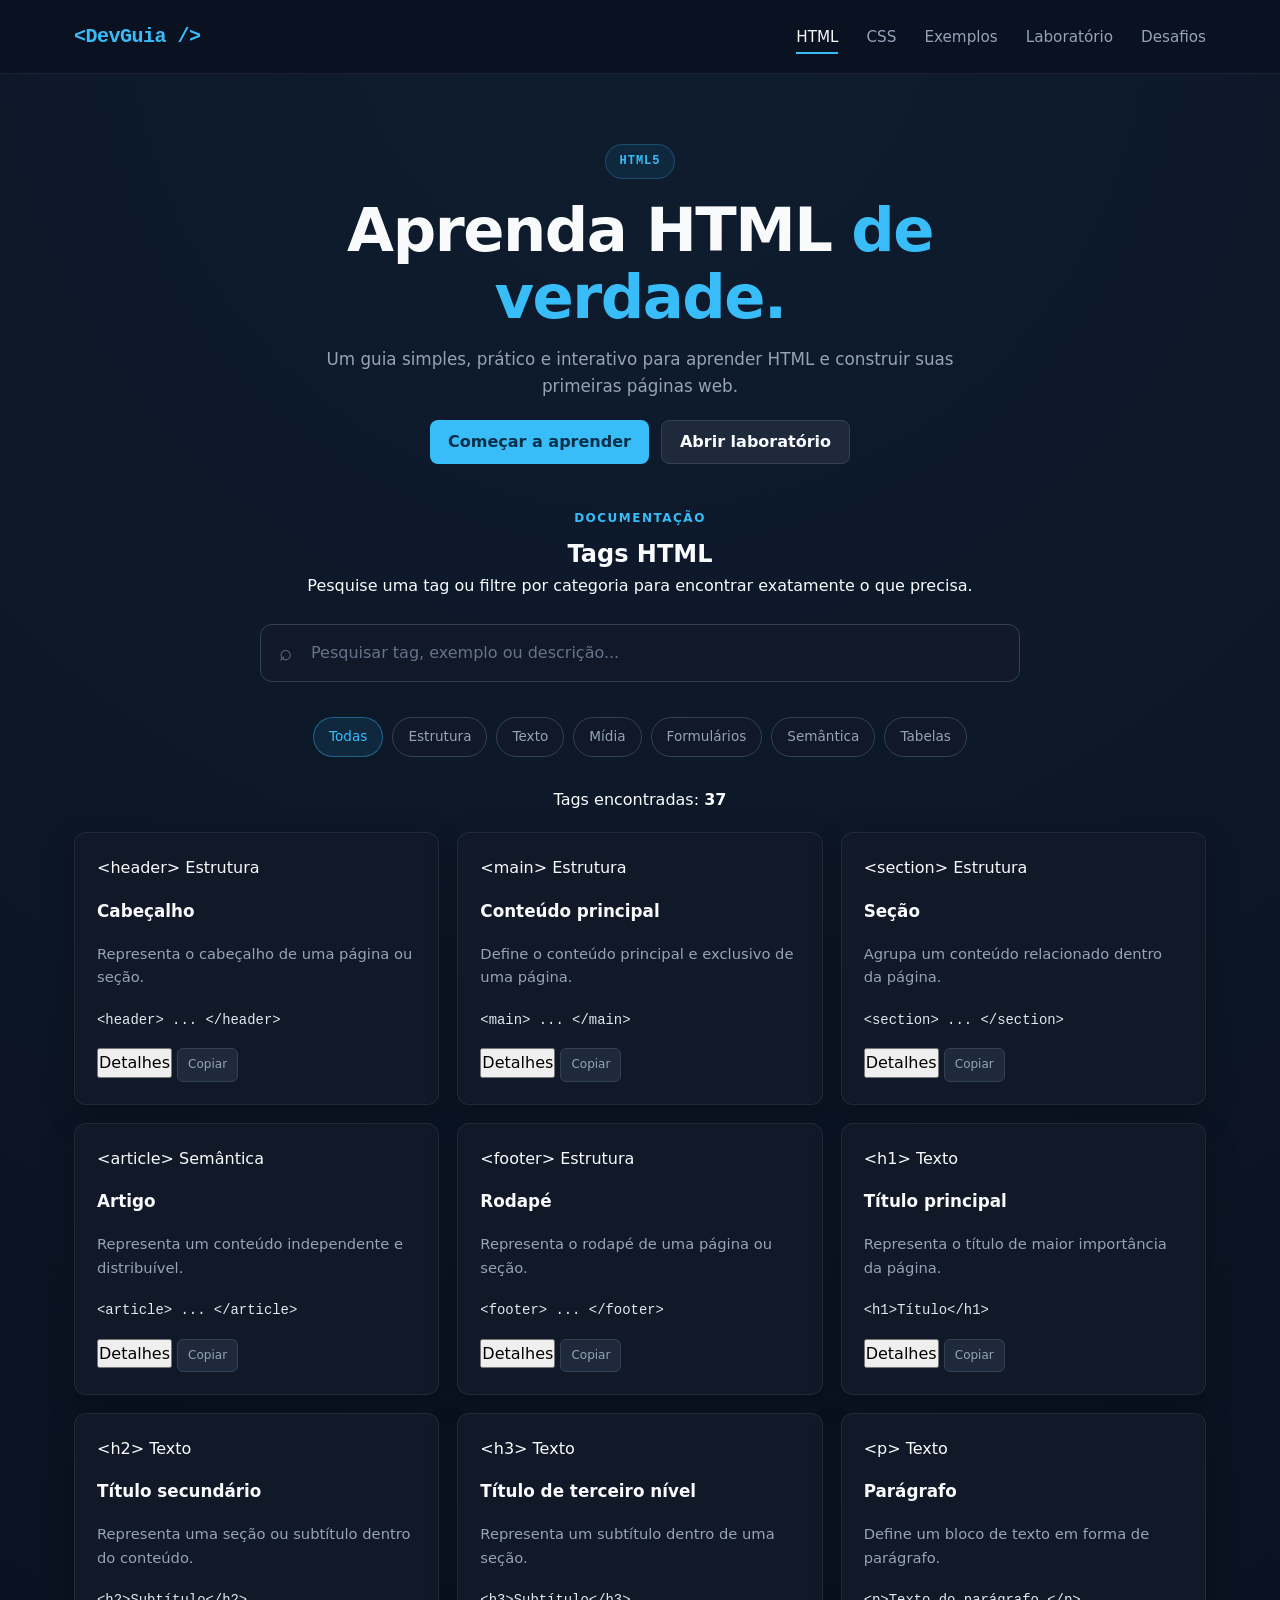
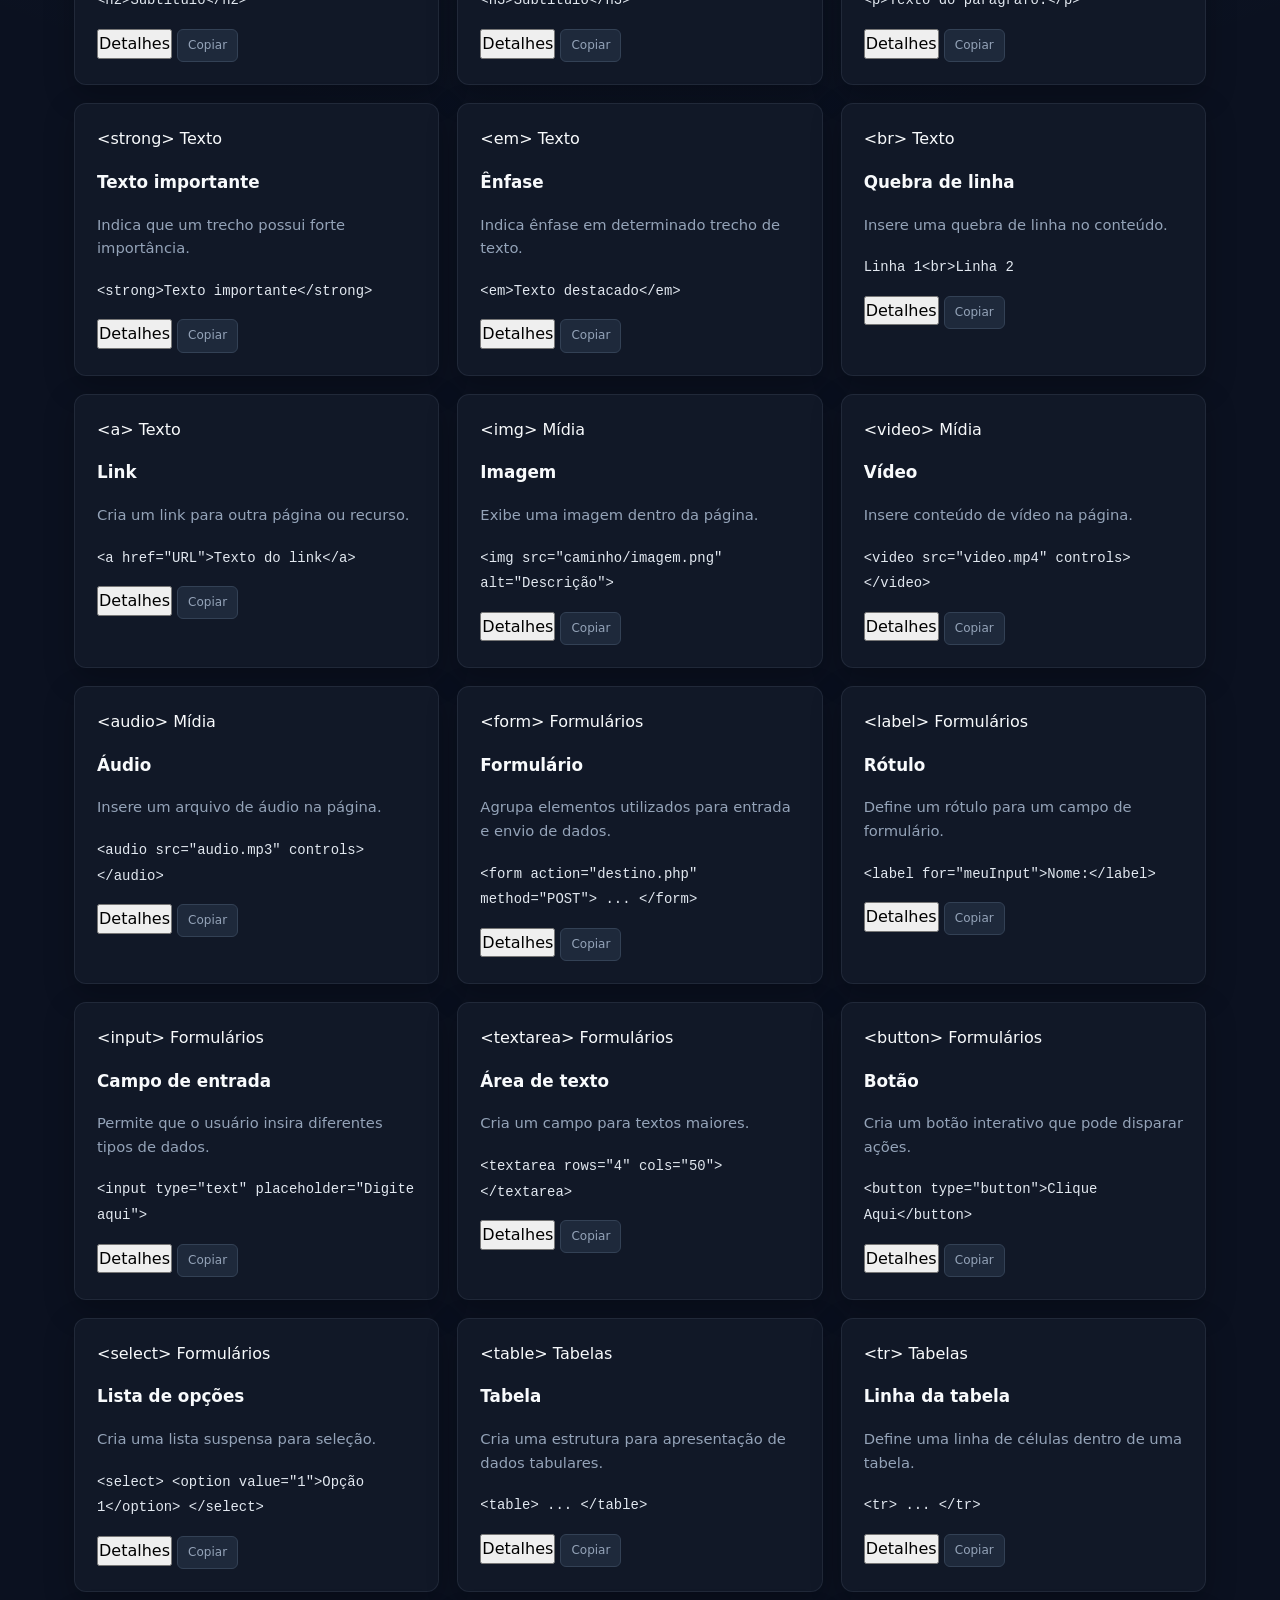
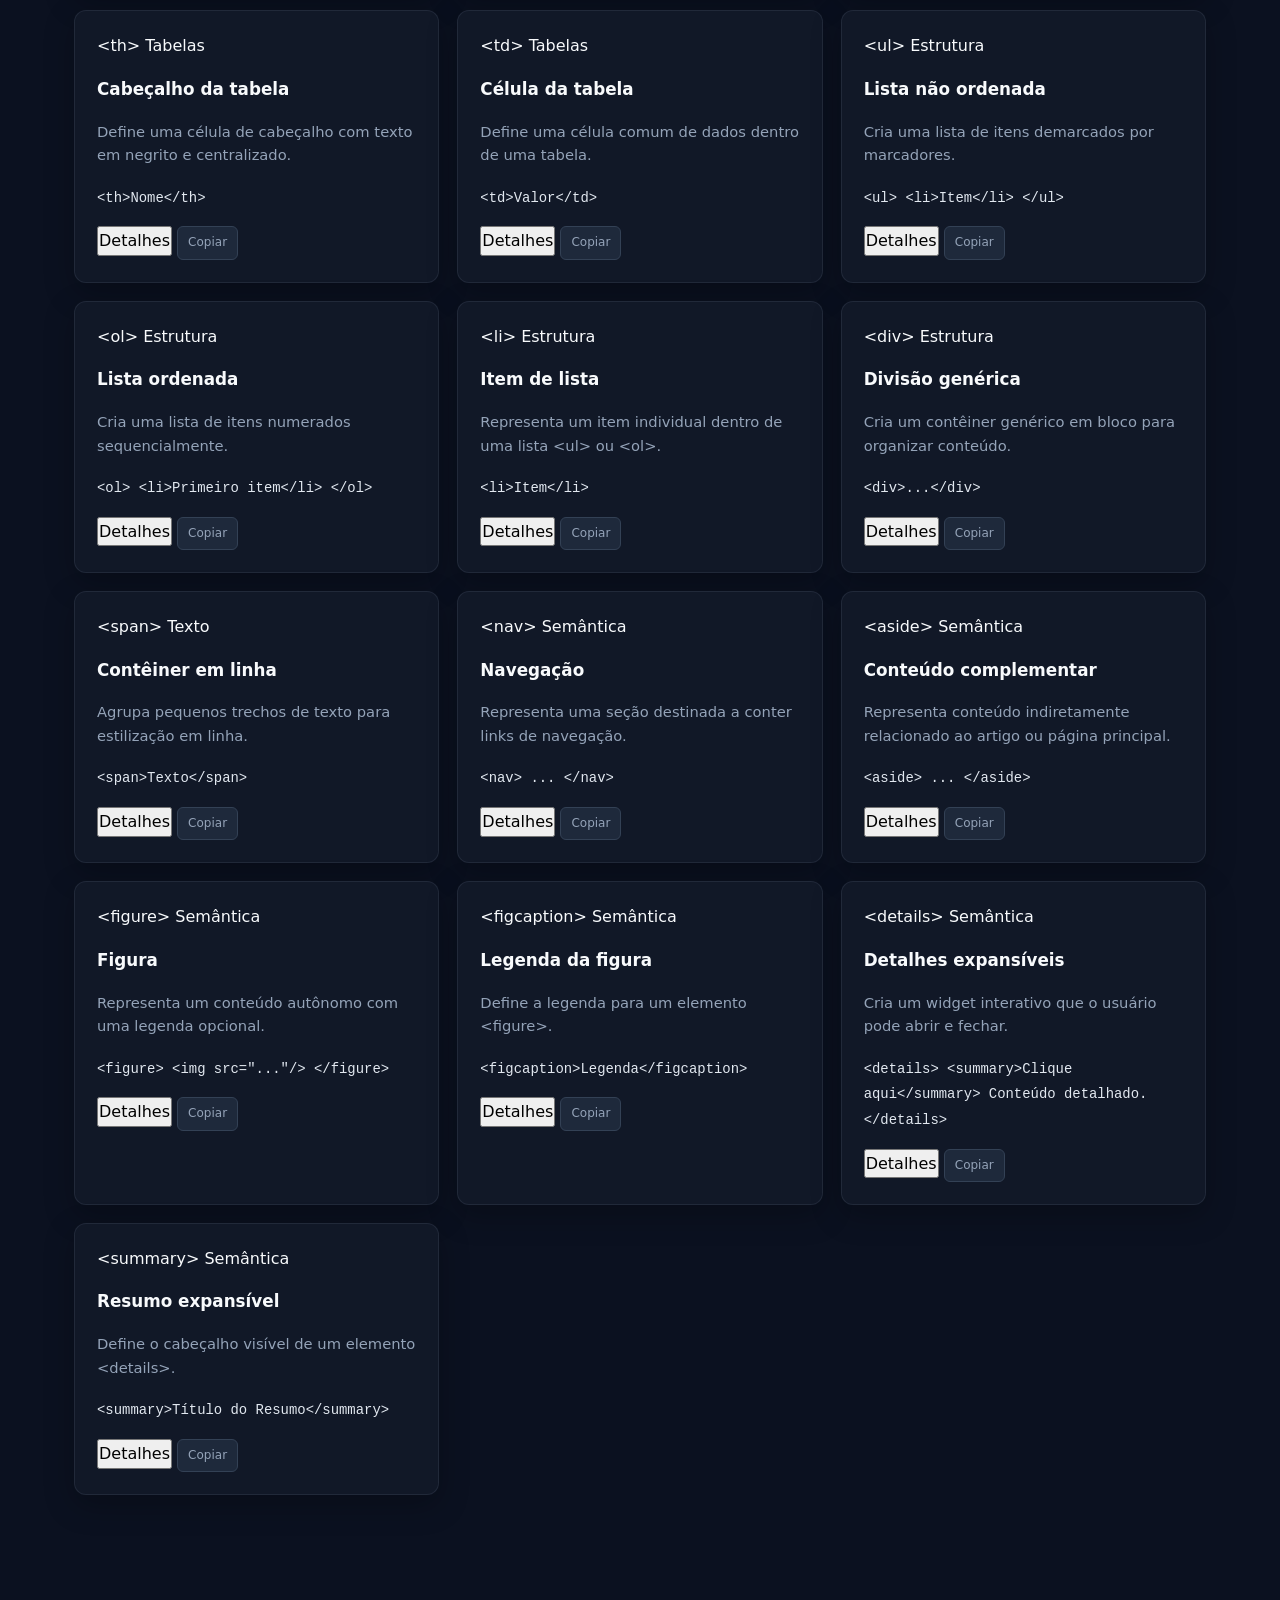
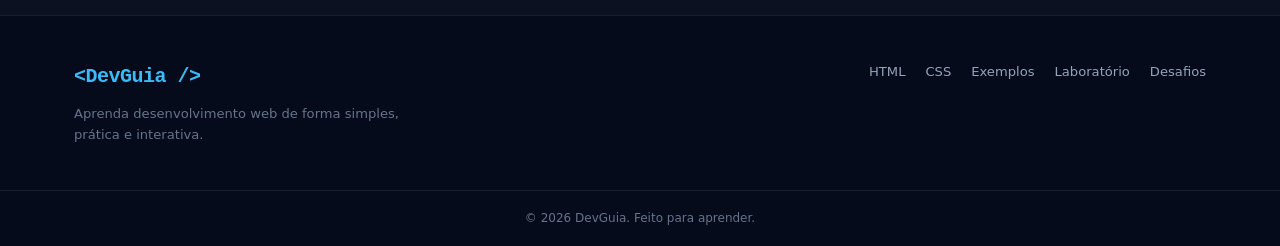
<file: index.html>
<!DOCTYPE html>
<html lang="pt-BR">
<head>
    <meta charset="UTF-8">
    <meta name="viewport" content="width=device-width, initial-scale=1.0">
    <meta name="description" content="DevGuia - Guia prático e interativo para aprender HTML e desenvolvimento web.">
    <meta name="theme-color" content="#0b1120">
    <title>DevGuia | Aprenda Desenvolvimento Web</title>
    <link rel="stylesheet" href="css/style.css">
</head>
<body>

    <!-- CABEÇALHO -->
    <header class="header">
        <nav class="navbar">
            <a href="index.html" class="logo" aria-label="DevGuia - Página inicial">
                &lt;DevGuia /&gt;
            </a>

            <button type="button" id="menuToggle" class="menu-button" aria-label="Abrir menu" aria-expanded="false" aria-controls="mainNav">
                ☰
            </button>

            <ul id="mainNav" class="nav-links" aria-label="Navegação principal">
                <li><a href="index.html" class="active">HTML</a></li>
                <li><a href="css.html">CSS</a></li>
                <li><a href="exemplos.html">Exemplos</a></li>
                <li><a href="laboratorio.html">Laboratório</a></li>
                <li><a href="desafios.html">Desafios</a></li>
            </ul>
        </nav>
    </header>

    <!-- CONTEÚDO PRINCIPAL -->
    <main>
        <!-- HERO -->
        <section class="hero">
            <div class="hero-content">
                <span class="hero-badge">HTML5</span>
                <h1>Aprenda HTML <span>de verdade.</span></h1>
                <p>Um guia simples, prático e interativo para aprender HTML e construir suas primeiras páginas web.</p>
                <div class="hero-actions" style="margin-top: 20px; display: flex; gap: 12px; justify-content: center;">
                    <a href="#html-tags" class="primary-button">Começar a aprender</a>
                    <a href="laboratorio.html" class="secondary-button">Abrir laboratório</a>
                </div>
            </div>
        </section>

        <!-- BUSCA E TAGS -->
        <section id="html-tags" class="content-section">
            <div class="section-heading" style="text-align: center; margin-bottom: 25px;">
                <span class="section-label">DOCUMENTAÇÃO</span>
                <h2>Tags HTML</h2>
                <p>Pesquise uma tag ou filtre por categoria para encontrar exatamente o que precisa.</p>
            </div>

            <div class="search-container">
                <div class="search-box">
                    <input type="search" id="searchInput" placeholder="Pesquisar tag, exemplo ou descrição..." autocomplete="off">
                </div>
            </div>

            <!-- FILTROS -->
            <div id="categoryFilters" class="category-filters" role="group" aria-label="Filtrar tags HTML">
                <button type="button" class="category-button active" data-category="todos">Todas</button>
                <button type="button" class="category-button" data-category="estrutura">Estrutura</button>
                <button type="button" class="category-button" data-category="texto">Texto</button>
                <button type="button" class="category-button" data-category="midia">Mídia</button>
                <button type="button" class="category-button" data-category="formularios">Formulários</button>
                <button type="button" class="category-button" data-category="semantica">Semântica</button>
                <button type="button" class="category-button" data-category="tabelas">Tabelas</button>
            </div>

            <div class="results-info" style="text-align: center; margin-bottom: 20px;">
                <span>Tags encontradas: </span>
                <strong data-results-count>0</strong>
            </div>

            <!-- CONTAINER DE TAGS -->
            <div id="htmlTagsContainer" class="grid">
                <div class="loading-message"><span>Carregando tags...</span></div>
            </div>

            <div id="noResults" class="no-results" hidden>
                <h3>Nenhuma tag encontrada</h3>
                <p>Tente pesquisar outro termo ou escolher uma categoria diferente.</p>
            </div>
        </section>
    </main>

    <!-- FOOTER -->
    <footer class="footer">
        <div class="footer-content">
            <div>
                <a href="index.html" class="logo">&lt;DevGuia /&gt;</a>
                <p>Aprenda desenvolvimento web de forma simples, prática e interativa.</p>
            </div>
            <div class="footer-links">
                <a href="index.html">HTML</a>
                <a href="css.html">CSS</a>
                <a href="exemplos.html">Exemplos</a>
                <a href="laboratorio.html">Laboratório</a>
                <a href="desafios.html">Desafios</a>
            </div>
        </div>
        <div class="footer-bottom">
            <p>© <span data-current-year>2026</span> DevGuia. Feito para aprender.</p>
        </div>
    </footer>

    <script src="./js/html-tags.js"></script>
    <script src="./js/script.js"></script>
</body>
</html>
</file>
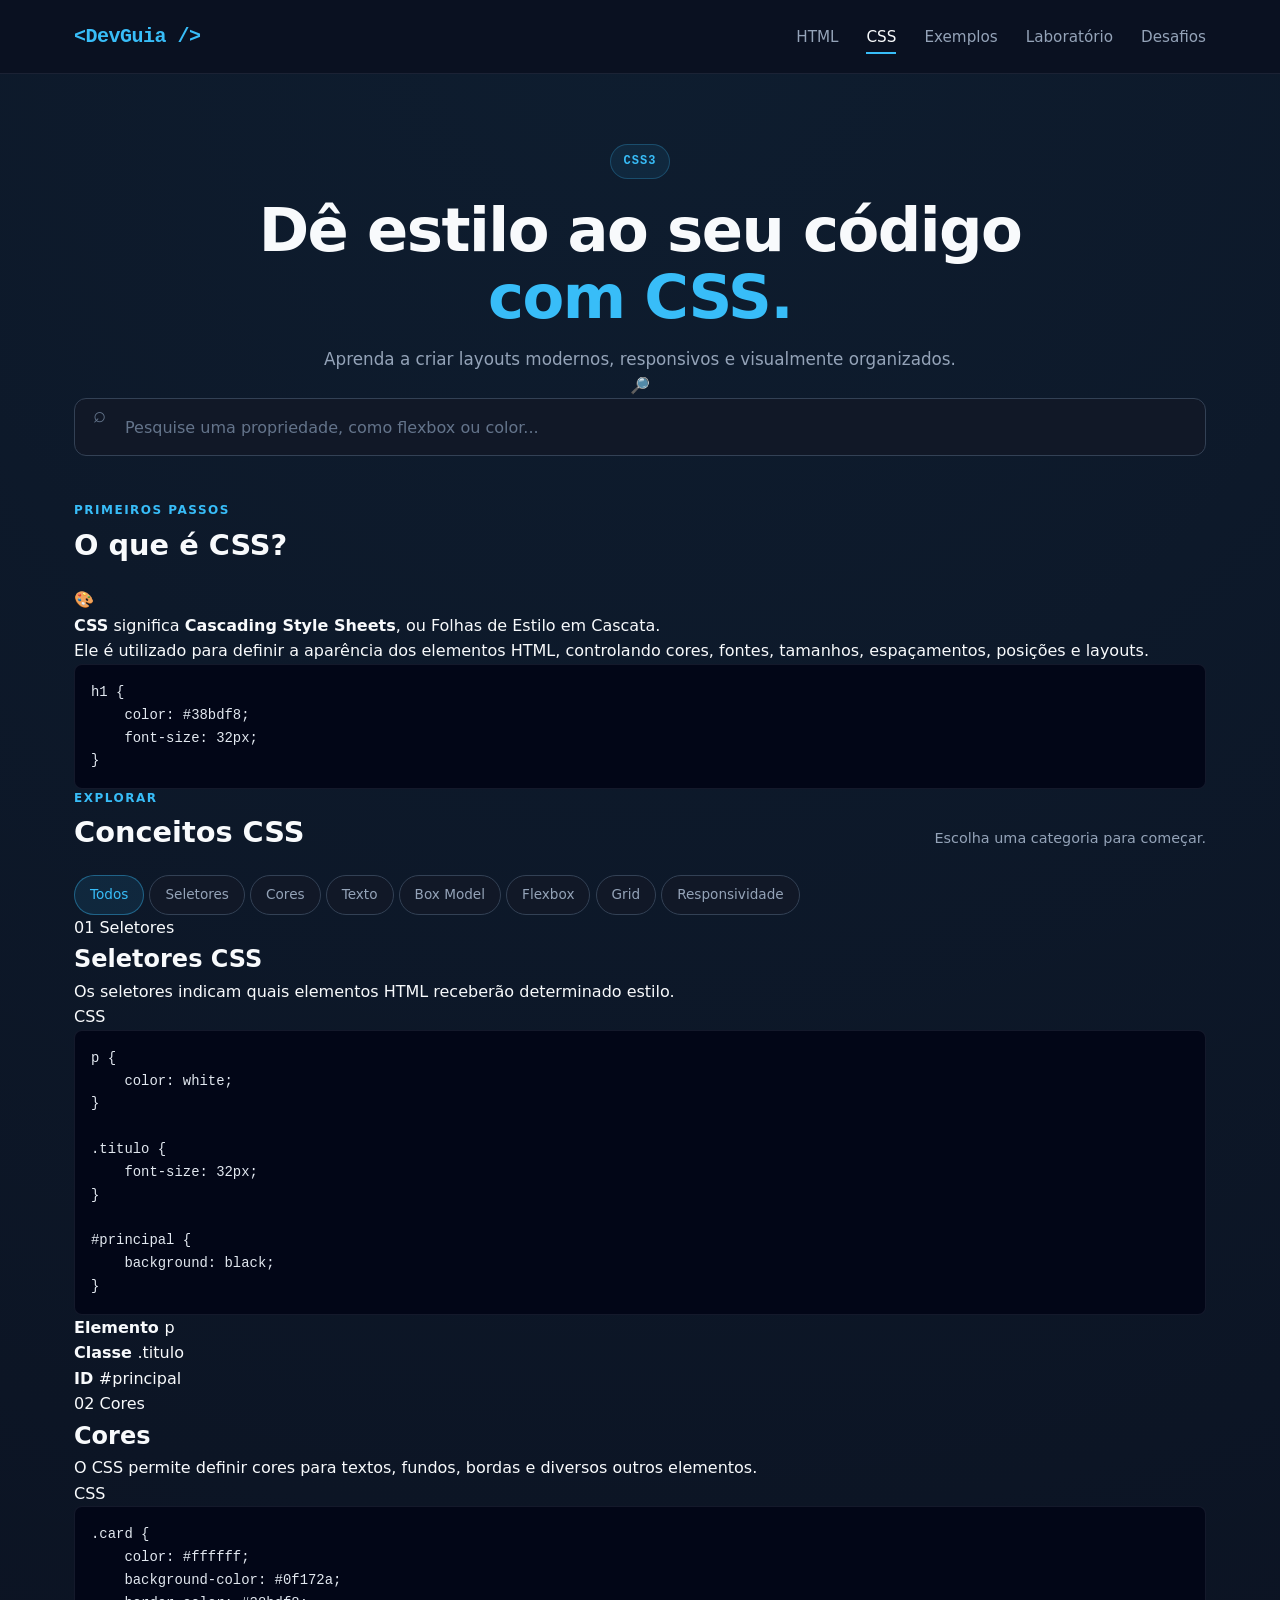
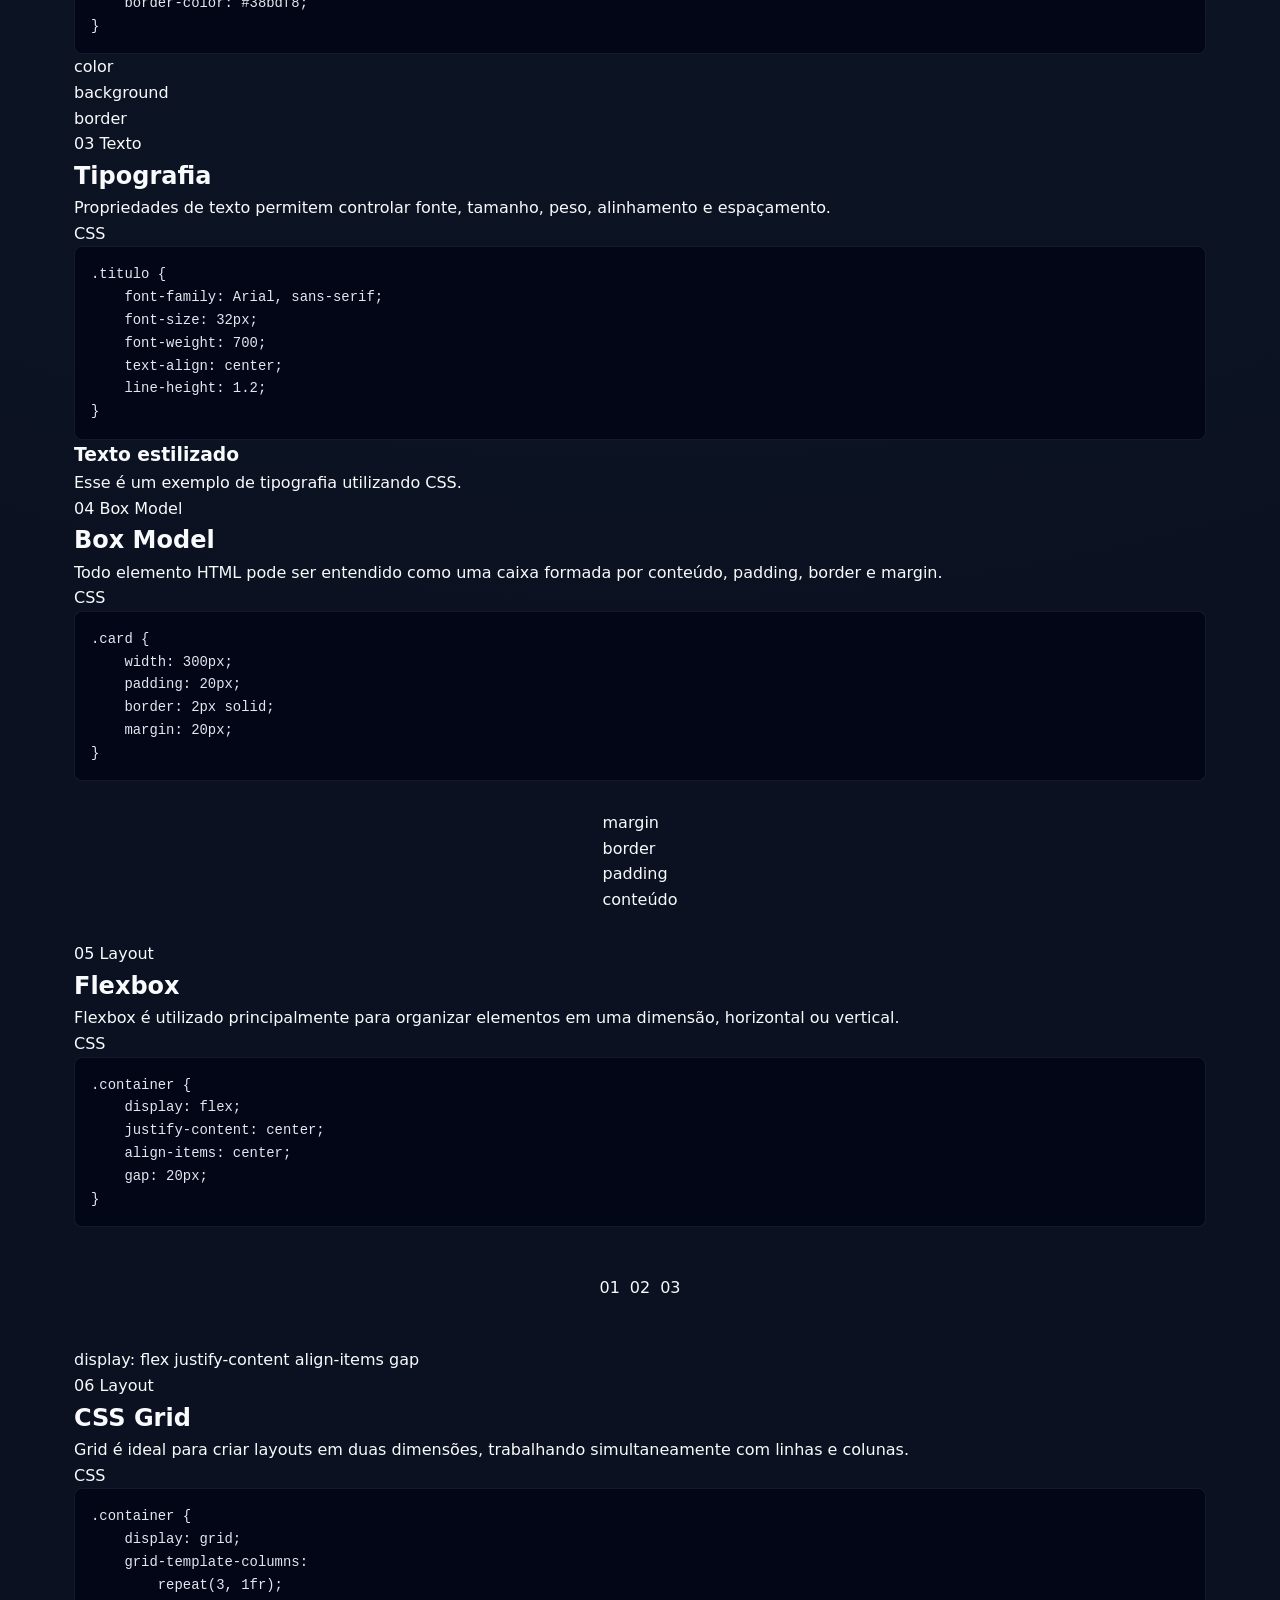
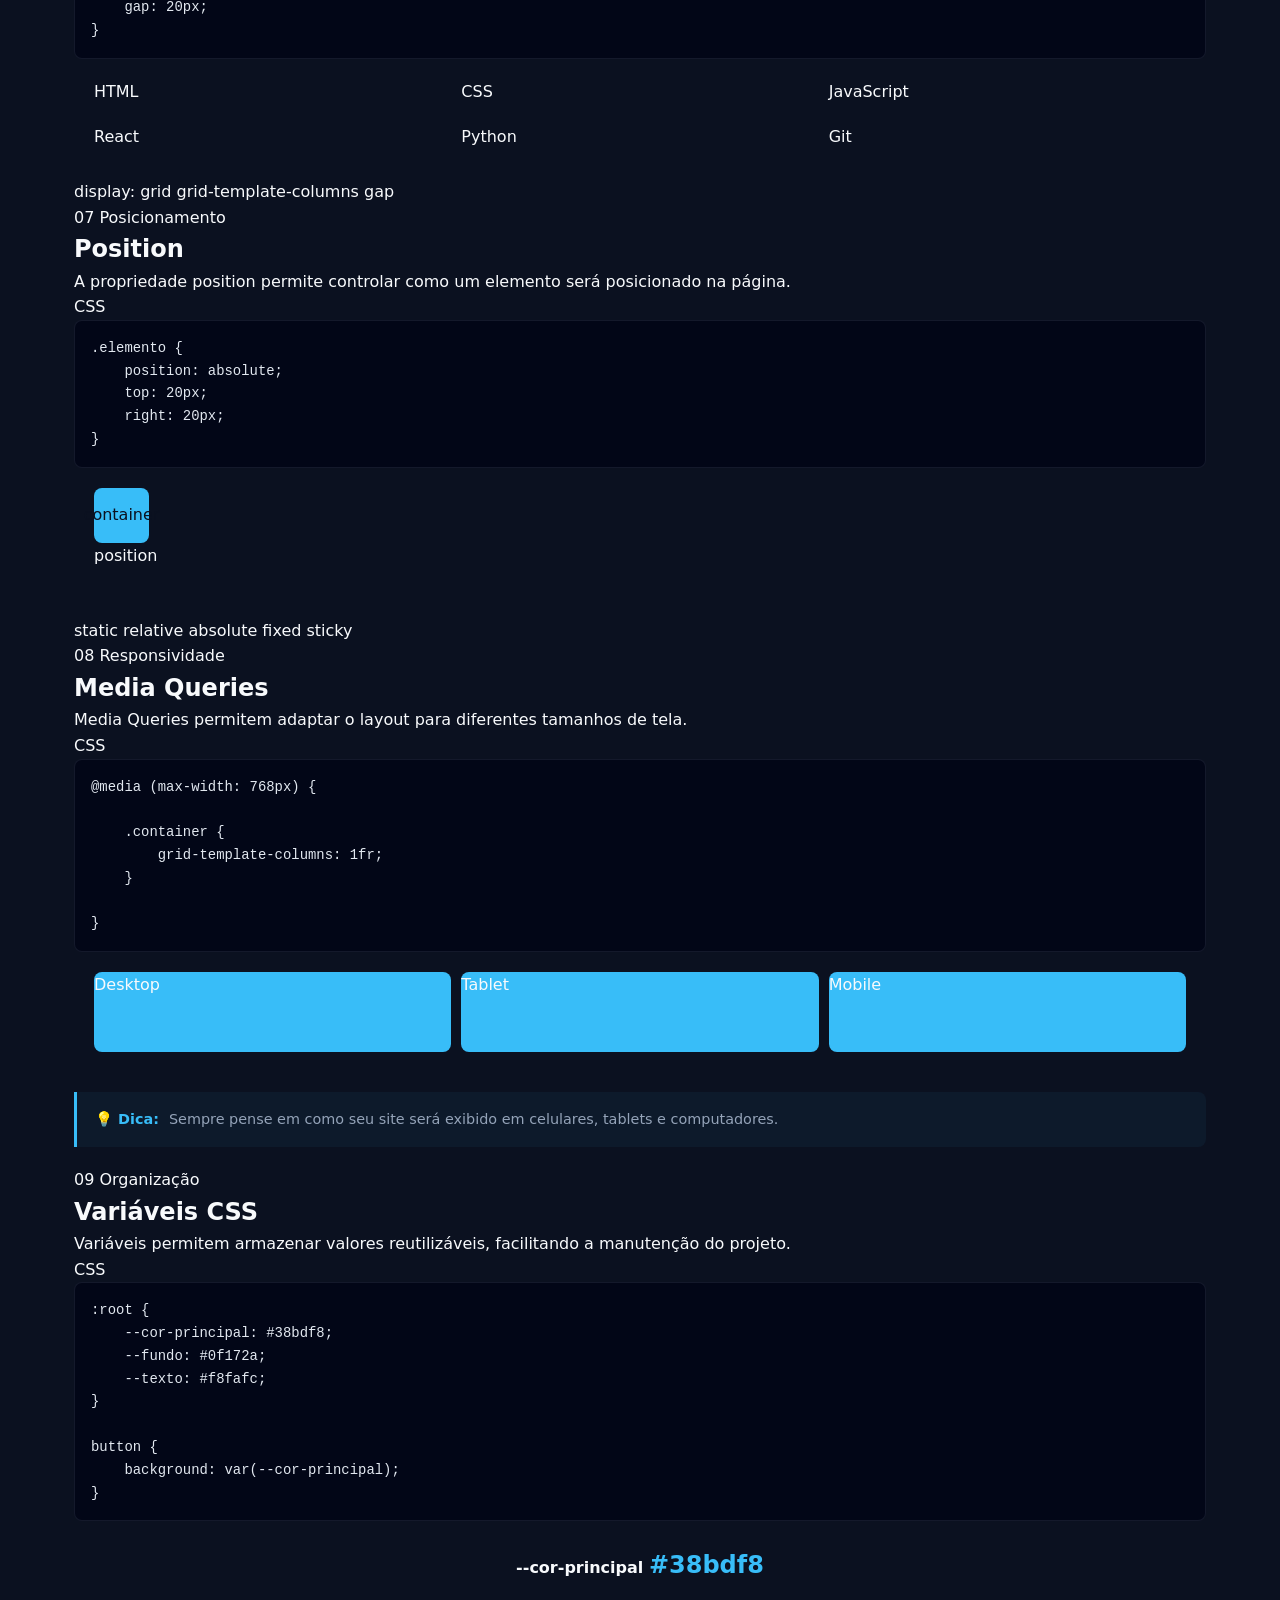
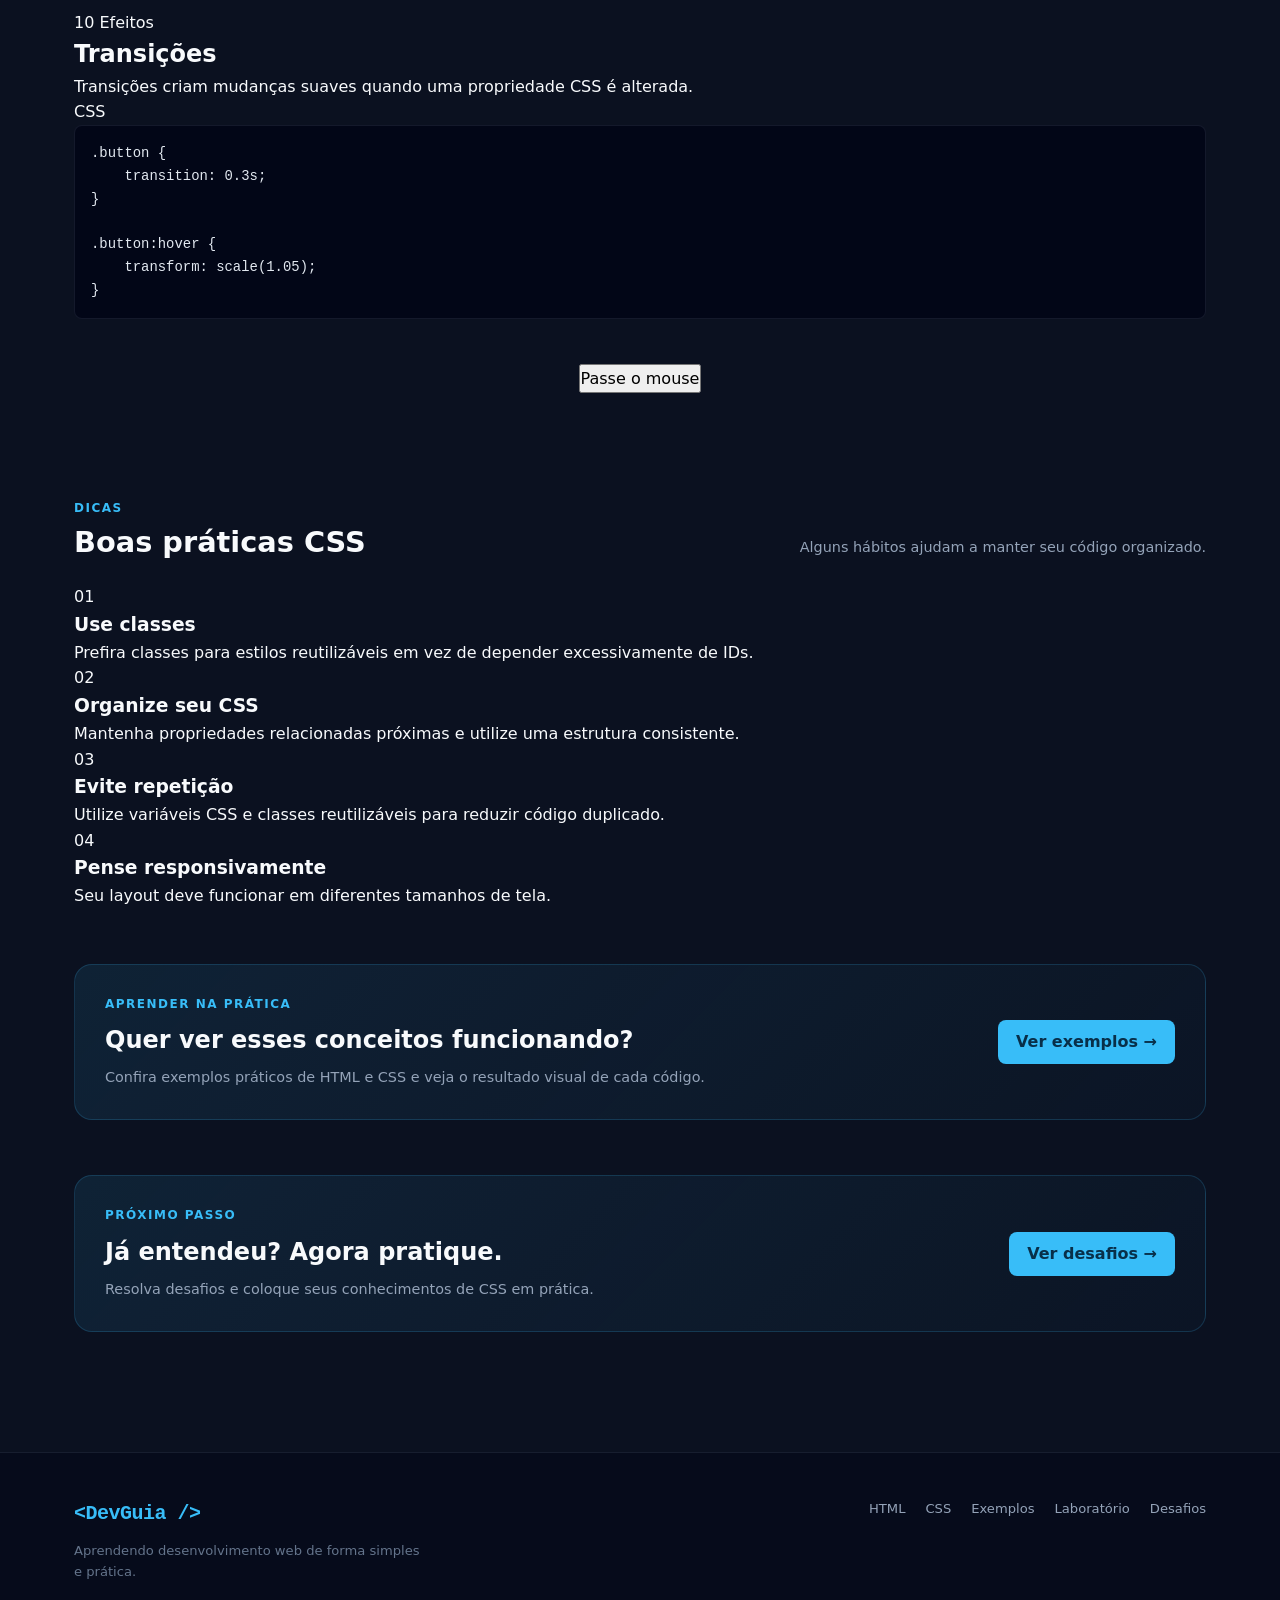
<file: css.html>
<!DOCTYPE html>
<html lang="pt-BR">

<head>
    <meta charset="UTF-8">
    <meta name="viewport" content="width=device-width, initial-scale=1.0">

    <meta name="description"
        content="DevGuia CSS3 — aprenda seletores, propriedades, Flexbox, Grid, Box Model e responsividade.">

    <title>DevGuia — CSS3</title>

    <link rel="stylesheet" href="css/style.css">
</head>

<body>

    <!-- =========================
         CABEÇALHO
    ========================== -->

    <header class="header">

        <nav class="navbar">

            <a href="index.html" class="logo">
                &lt;DevGuia /&gt;
            </a>

            <ul class="nav-links">

                <li>
                    <a href="index.html">
                        HTML
                    </a>
                </li>

                <li>
                    <a href="css.html" class="active">
                        CSS
                    </a>
                </li>

                <li>
                    <a href="exemplos.html">
                        Exemplos
                    </a>
                </li>

                <li>
                    <a href="laboratorio.html">
                        Laboratório
                    </a>
                </li>

                <li>
                    <a href="desafios.html">
                        Desafios
                    </a>
                </li>

            </ul>

            <button
                class="menu-button"
                aria-label="Abrir menu">

                ☰

            </button>

        </nav>

    </header>


    <!-- =========================
         CONTEÚDO PRINCIPAL
    ========================== -->

    <main>

        <!-- =========================
             HERO
        ========================== -->

        <section class="hero">

            <span class="hero-badge css-hero-badge">
                CSS3
            </span>

            <h1>
                Dê estilo ao seu código
                <span>com CSS.</span>
            </h1>

            <p>
                Aprenda a criar layouts modernos, responsivos
                e visualmente organizados.
            </p>


            <!-- BUSCA -->

            <div class="search-box">

                <span class="search-icon">
                    🔎
                </span>

                <input
                    type="search"
                    id="cssSearchInput"
                    placeholder="Pesquise uma propriedade, como flexbox ou color..."
                    aria-label="Pesquisar propriedade CSS">

            </div>

        </section>


        <!-- =========================
             INTRODUÇÃO
        ========================== -->

        <section class="intro-section">

            <div class="section-header">

                <div>

                    <span class="section-label">
                        PRIMEIROS PASSOS
                    </span>

                    <h2>
                        O que é CSS?
                    </h2>

                </div>

            </div>


            <div class="intro-card">

                <div class="intro-icon">
                    🎨
                </div>

                <div>

                    <p>
                        <strong>CSS</strong> significa
                        <strong>Cascading Style Sheets</strong>,
                        ou Folhas de Estilo em Cascata.
                    </p>

                    <p>
                        Ele é utilizado para definir a aparência
                        dos elementos HTML, controlando cores,
                        fontes, tamanhos, espaçamentos, posições
                        e layouts.
                    </p>

                    <div class="code-example">

                        <pre><code>h1 {
    color: #38bdf8;
    font-size: 32px;
}</code></pre>

                    </div>

                </div>

            </div>

        </section>


        <!-- =========================
             CATEGORIAS
        ========================== -->

        <section class="categories">

            <div class="section-header">

                <div>

                    <span class="section-label">
                        EXPLORAR
                    </span>

                    <h2>
                        Conceitos CSS
                    </h2>

                </div>

                <p>
                    Escolha uma categoria para começar.
                </p>

            </div>


            <div class="category-list">

                <button
                    class="category-button active"
                    data-css-category="todos">

                    Todos

                </button>

                <button
                    class="category-button"
                    data-css-category="seletores">

                    Seletores

                </button>

                <button
                    class="category-button"
                    data-css-category="cores">

                    Cores

                </button>

                <button
                    class="category-button"
                    data-css-category="texto">

                    Texto

                </button>

                <button
                    class="category-button"
                    data-css-category="box-model">

                    Box Model

                </button>

                <button
                    class="category-button"
                    data-css-category="flexbox">

                    Flexbox

                </button>

                <button
                    class="category-button"
                    data-css-category="grid">

                    Grid

                </button>

                <button
                    class="category-button"
                    data-css-category="responsivo">

                    Responsividade

                </button>

            </div>

        </section>


        <!-- =========================
             CONCEITOS
        ========================== -->

        <section class="css-concepts">


            <!-- =========================
                 SELETORES
            ========================== -->

            <article
                class="css-card"
                data-css-category="seletores">

                <div class="css-card-header">

                    <span class="css-number">
                        01
                    </span>

                    <span class="css-category">
                        Seletores
                    </span>

                </div>


                <h2>
                    Seletores CSS
                </h2>


                <p>
                    Os seletores indicam quais elementos HTML
                    receberão determinado estilo.
                </p>


                <div class="code-example">

                    <div class="code-header">
                        CSS
                    </div>

                    <pre><code>p {
    color: white;
}

.titulo {
    font-size: 32px;
}

#principal {
    background: black;
}</code></pre>

                </div>


                <div class="css-info">

                    <div>
                        <strong>
                            Elemento
                        </strong>

                        <span>
                            p
                        </span>
                    </div>

                    <div>
                        <strong>
                            Classe
                        </strong>

                        <span>
                            .titulo
                        </span>
                    </div>

                    <div>
                        <strong>
                            ID
                        </strong>

                        <span>
                            #principal
                        </span>
                    </div>

                </div>

            </article>


            <!-- =========================
                 CORES
            ========================== -->

            <article
                class="css-card"
                data-css-category="cores">

                <div class="css-card-header">

                    <span class="css-number">
                        02
                    </span>

                    <span class="css-category">
                        Cores
                    </span>

                </div>


                <h2>
                    Cores
                </h2>


                <p>
                    O CSS permite definir cores para textos,
                    fundos, bordas e diversos outros elementos.
                </p>


                <div class="code-example">

                    <div class="code-header">
                        CSS
                    </div>

                    <pre><code>.card {
    color: #ffffff;
    background-color: #0f172a;
    border-color: #38bdf8;
}</code></pre>

                </div>


                <div class="color-demo">

                    <div class="color-item">

                        <span
                            class="color-preview text-color-preview">
                        </span>

                        <span>
                            color
                        </span>

                    </div>


                    <div class="color-item">

                        <span
                            class="color-preview background-color-preview">
                        </span>

                        <span>
                            background
                        </span>

                    </div>


                    <div class="color-item">

                        <span
                            class="color-preview border-color-preview">
                        </span>

                        <span>
                            border
                        </span>

                    </div>

                </div>

            </article>


            <!-- =========================
                 TIPOGRAFIA
            ========================== -->

            <article
                class="css-card"
                data-css-category="texto">

                <div class="css-card-header">

                    <span class="css-number">
                        03
                    </span>

                    <span class="css-category">
                        Texto
                    </span>

                </div>


                <h2>
                    Tipografia
                </h2>


                <p>
                    Propriedades de texto permitem controlar
                    fonte, tamanho, peso, alinhamento e
                    espaçamento.
                </p>


                <div class="code-example">

                    <div class="code-header">
                        CSS
                    </div>

                    <pre><code>.titulo {
    font-family: Arial, sans-serif;
    font-size: 32px;
    font-weight: 700;
    text-align: center;
    line-height: 1.2;
}</code></pre>

                </div>


                <div class="text-demo">

                    <h3>
                        Texto estilizado
                    </h3>

                    <p>
                        Esse é um exemplo de tipografia
                        utilizando CSS.
                    </p>

                </div>

            </article>


            <!-- =========================
                 BOX MODEL
            ========================== -->

            <article
                class="css-card"
                data-css-category="box-model">

                <div class="css-card-header">

                    <span class="css-number">
                        04
                    </span>

                    <span class="css-category">
                        Box Model
                    </span>

                </div>


                <h2>
                    Box Model
                </h2>


                <p>
                    Todo elemento HTML pode ser entendido como
                    uma caixa formada por conteúdo, padding,
                    border e margin.
                </p>


                <div class="code-example">

                    <div class="code-header">
                        CSS
                    </div>

                    <pre><code>.card {
    width: 300px;
    padding: 20px;
    border: 2px solid;
    margin: 20px;
}</code></pre>

                </div>


                <div class="box-model-demo">

                    <div class="margin-box">

                        <span>
                            margin
                        </span>

                        <div class="border-box">

                            <span>
                                border
                            </span>

                            <div class="padding-box">

                                <span>
                                    padding
                                </span>

                                <div class="content-box">

                                    conteúdo

                                </div>

                            </div>

                        </div>

                    </div>

                </div>

            </article>


            <!-- =========================
                 FLEXBOX
            ========================== -->

            <article
                class="css-card"
                data-css-category="flexbox">

                <div class="css-card-header">

                    <span class="css-number">
                        05
                    </span>

                    <span class="css-category">
                        Layout
                    </span>

                </div>


                <h2>
                    Flexbox
                </h2>


                <p>
                    Flexbox é utilizado principalmente para
                    organizar elementos em uma dimensão,
                    horizontal ou vertical.
                </p>


                <div class="code-example">

                    <div class="code-header">
                        CSS
                    </div>

                    <pre><code>.container {
    display: flex;
    justify-content: center;
    align-items: center;
    gap: 20px;
}</code></pre>

                </div>


                <div class="flex-demo">

                    <div>
                        01
                    </div>

                    <div>
                        02
                    </div>

                    <div>
                        03
                    </div>

                </div>


                <div class="property-list">

                    <span>
                        display: flex
                    </span>

                    <span>
                        justify-content
                    </span>

                    <span>
                        align-items
                    </span>

                    <span>
                        gap
                    </span>

                </div>

            </article>


            <!-- =========================
                 GRID
            ========================== -->

            <article
                class="css-card"
                data-css-category="grid">

                <div class="css-card-header">

                    <span class="css-number">
                        06
                    </span>

                    <span class="css-category">
                        Layout
                    </span>

                </div>


                <h2>
                    CSS Grid
                </h2>


                <p>
                    Grid é ideal para criar layouts em duas
                    dimensões, trabalhando simultaneamente
                    com linhas e colunas.
                </p>


                <div class="code-example">

                    <div class="code-header">
                        CSS
                    </div>

                    <pre><code>.container {
    display: grid;
    grid-template-columns:
        repeat(3, 1fr);
    gap: 20px;
}</code></pre>

                </div>


                <div class="grid-demo">

                    <div>
                        HTML
                    </div>

                    <div>
                        CSS
                    </div>

                    <div>
                        JavaScript
                    </div>

                    <div>
                        React
                    </div>

                    <div>
                        Python
                    </div>

                    <div>
                        Git
                    </div>

                </div>


                <div class="property-list">

                    <span>
                        display: grid
                    </span>

                    <span>
                        grid-template-columns
                    </span>

                    <span>
                        gap
                    </span>

                </div>

            </article>


            <!-- =========================
                 POSICIONAMENTO
            ========================== -->

            <article
                class="css-card"
                data-css-category="box-model">

                <div class="css-card-header">

                    <span class="css-number">
                        07
                    </span>

                    <span class="css-category">
                        Posicionamento
                    </span>

                </div>


                <h2>
                    Position
                </h2>


                <p>
                    A propriedade position permite controlar
                    como um elemento será posicionado na página.
                </p>


                <div class="code-example">

                    <div class="code-header">
                        CSS
                    </div>

                    <pre><code>.elemento {
    position: absolute;
    top: 20px;
    right: 20px;
}</code></pre>

                </div>


                <div class="position-demo">

                    <div class="position-parent">

                        <span>
                            container
                        </span>

                        <div class="position-element">
                            position
                        </div>

                    </div>

                </div>


                <div class="property-list">

                    <span>
                        static
                    </span>

                    <span>
                        relative
                    </span>

                    <span>
                        absolute
                    </span>

                    <span>
                        fixed
                    </span>

                    <span>
                        sticky
                    </span>

                </div>

            </article>


            <!-- =========================
                 RESPONSIVIDADE
            ========================== -->

            <article
                class="css-card"
                data-css-category="responsivo">

                <div class="css-card-header">

                    <span class="css-number">
                        08
                    </span>

                    <span class="css-category">
                        Responsividade
                    </span>

                </div>


                <h2>
                    Media Queries
                </h2>


                <p>
                    Media Queries permitem adaptar o layout
                    para diferentes tamanhos de tela.
                </p>


                <div class="code-example">

                    <div class="code-header">
                        CSS
                    </div>

                    <pre><code>@media (max-width: 768px) {

    .container {
        grid-template-columns: 1fr;
    }

}</code></pre>

                </div>


                <div class="responsive-demo">

                    <div>
                        Desktop
                    </div>

                    <div>
                        Tablet
                    </div>

                    <div>
                        Mobile
                    </div>

                </div>


                <div class="tip-box">

                    <strong>
                        💡 Dica:
                    </strong>

                    <span>
                        Sempre pense em como seu site será
                        exibido em celulares, tablets e
                        computadores.
                    </span>

                </div>

            </article>


            <!-- =========================
                 VARIÁVEIS
            ========================== -->

            <article
                class="css-card"
                data-css-category="cores">

                <div class="css-card-header">

                    <span class="css-number">
                        09
                    </span>

                    <span class="css-category">
                        Organização
                    </span>

                </div>


                <h2>
                    Variáveis CSS
                </h2>


                <p>
                    Variáveis permitem armazenar valores
                    reutilizáveis, facilitando a manutenção
                    do projeto.
                </p>


                <div class="code-example">

                    <div class="code-header">
                        CSS
                    </div>

                    <pre><code>:root {
    --cor-principal: #38bdf8;
    --fundo: #0f172a;
    --texto: #f8fafc;
}

button {
    background: var(--cor-principal);
}</code></pre>

                </div>


                <div class="variables-demo">

                    <div class="variable-color"></div>

                    <div>

                        <strong>
                            --cor-principal
                        </strong>

                        <span>
                            #38bdf8
                        </span>

                    </div>

                </div>

            </article>


            <!-- =========================
                 TRANSIÇÕES
            ========================== -->

            <article
                class="css-card"
                data-css-category="cores">

                <div class="css-card-header">

                    <span class="css-number">
                        10
                    </span>

                    <span class="css-category">
                        Efeitos
                    </span>

                </div>


                <h2>
                    Transições
                </h2>


                <p>
                    Transições criam mudanças suaves quando
                    uma propriedade CSS é alterada.
                </p>


                <div class="code-example">

                    <div class="code-header">
                        CSS
                    </div>

                    <pre><code>.button {
    transition: 0.3s;
}

.button:hover {
    transform: scale(1.05);
}</code></pre>

                </div>


                <div class="transition-demo">

                    <button>
                        Passe o mouse
                    </button>

                </div>

            </article>

        </section>


        <!-- =========================
             BOAS PRÁTICAS
        ========================== -->

        <section class="best-practices">

            <div class="section-header">

                <div>

                    <span class="section-label">
                        DICAS
                    </span>

                    <h2>
                        Boas práticas CSS
                    </h2>

                </div>

                <p>
                    Alguns hábitos ajudam a manter
                    seu código organizado.
                </p>

            </div>


            <div class="tips-grid">


                <article class="tip-card">

                    <span>
                        01
                    </span>

                    <h3>
                        Use classes
                    </h3>

                    <p>
                        Prefira classes para estilos reutilizáveis
                        em vez de depender excessivamente de IDs.
                    </p>

                </article>


                <article class="tip-card">

                    <span>
                        02
                    </span>

                    <h3>
                        Organize seu CSS
                    </h3>

                    <p>
                        Mantenha propriedades relacionadas próximas
                        e utilize uma estrutura consistente.
                    </p>

                </article>


                <article class="tip-card">

                    <span>
                        03
                    </span>

                    <h3>
                        Evite repetição
                    </h3>

                    <p>
                        Utilize variáveis CSS e classes reutilizáveis
                        para reduzir código duplicado.
                    </p>

                </article>


                <article class="tip-card">

                    <span>
                        04
                    </span>

                    <h3>
                        Pense responsivamente
                    </h3>

                    <p>
                        Seu layout deve funcionar em diferentes
                        tamanhos de tela.
                    </p>

                </article>

            </div>

        </section>


        <!-- =========================
             CHAMADA PARA EXEMPLOS
        ========================== -->

        <section class="learning-banner">

            <div>

                <span class="section-label">
                    APRENDER NA PRÁTICA
                </span>

                <h2>
                    Quer ver esses conceitos funcionando?
                </h2>

                <p>
                    Confira exemplos práticos de HTML e CSS
                    e veja o resultado visual de cada código.
                </p>

            </div>


            <a
                href="exemplos.html"
                class="primary-button">

                Ver exemplos →

            </a>

        </section>


        <!-- =========================
             CHAMADA PARA DESAFIOS
        ========================== -->

        <section class="learning-banner">

            <div>

                <span class="section-label">
                    PRÓXIMO PASSO
                </span>

                <h2>
                    Já entendeu? Agora pratique.
                </h2>

                <p>
                    Resolva desafios e coloque seus conhecimentos
                    de CSS em prática.
                </p>

            </div>


            <a
                href="desafios.html"
                class="primary-button">

                Ver desafios →

            </a>

        </section>

    </main>


    <!-- =========================
         RODAPÉ
    ========================== -->

    <footer class="footer">

        <div class="footer-content">

            <div>

                <a
                    href="index.html"
                    class="logo">

                    &lt;DevGuia /&gt;

                </a>

                <p>
                    Aprendendo desenvolvimento web
                    de forma simples e prática.
                </p>

            </div>


            <div class="footer-links">

                <a href="index.html">
                    HTML
                </a>

                <a href="css.html">
                    CSS
                </a>

                <a href="exemplos.html">
                    Exemplos
                </a>

                <a href="laboratorio.html">
                    Laboratório
                </a>

                <a href="desafios.html">
                    Desafios
                </a>

            </div>

        </div>


        <div class="footer-bottom">

            <p>
                © 2026 DevGuia. Projeto educacional.
            </p>

        </div>

    </footer>


    <!-- JAVASCRIPT -->

    <script src="./js/script.js"></script>

</body>

</html>
</file>
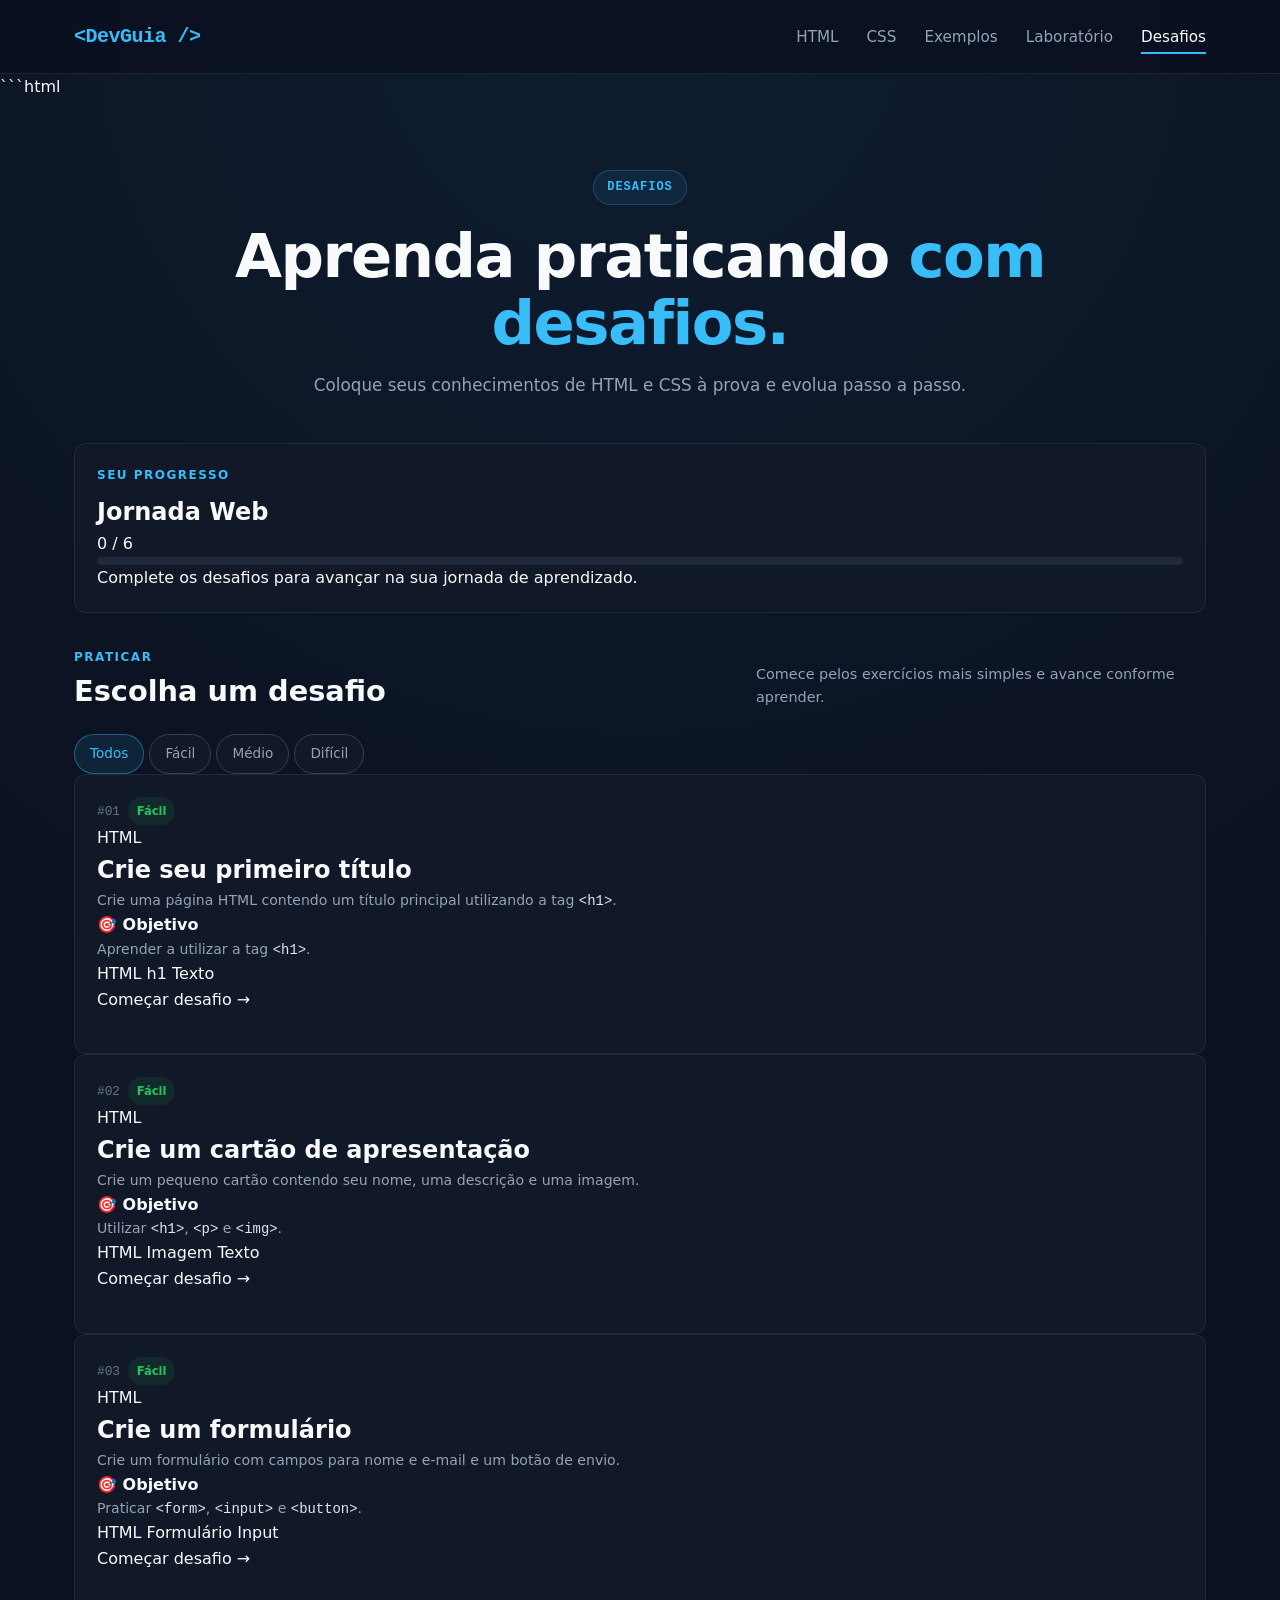
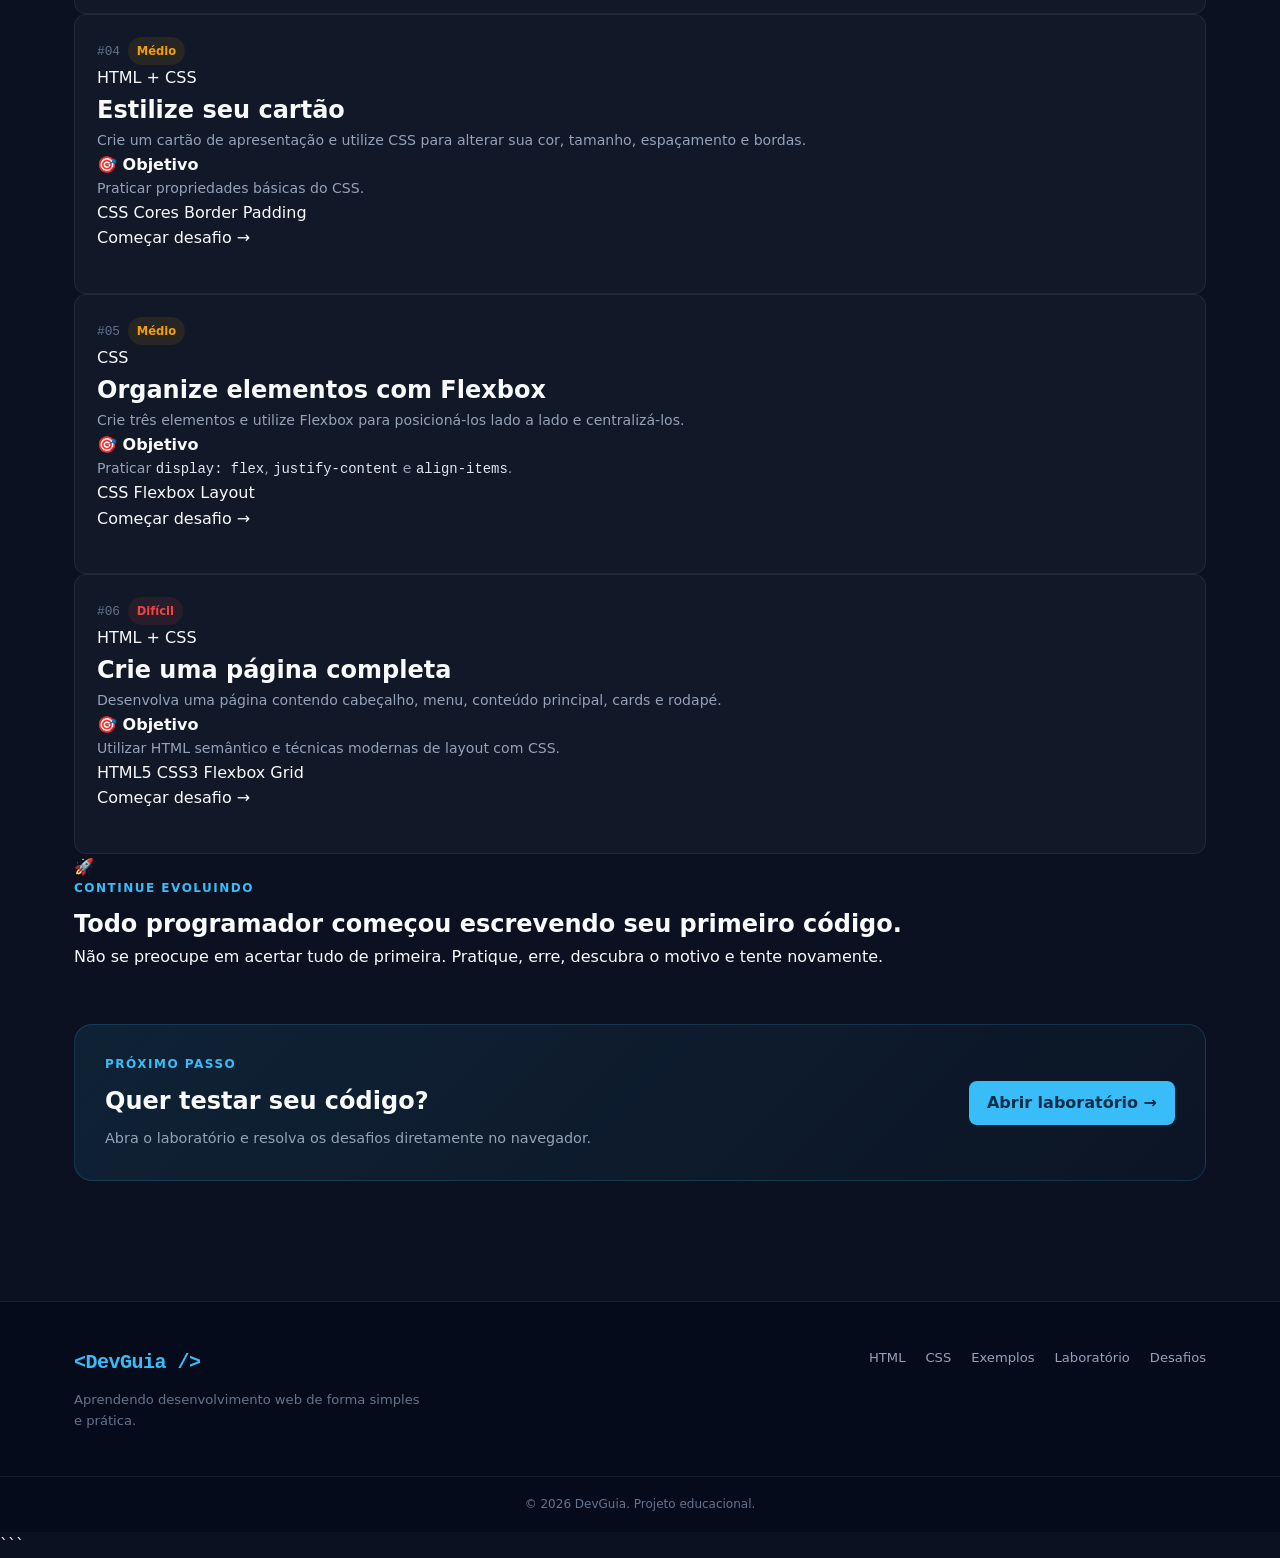
<file: desafios.html>
```html
<!DOCTYPE html>
<html lang="pt-BR">

<head>
    <meta charset="UTF-8">
    <meta name="viewport" content="width=device-width, initial-scale=1.0">

    <meta name="description"
        content="DevGuia — desafios de HTML e CSS para praticar desenvolvimento web.">

    <title>DevGuia — Desafios</title>

    <link rel="stylesheet" href="css/style.css">
</head>

<body>

    <!-- =========================
         CABEÇALHO
    ========================== -->

    <header class="header">

        <nav class="navbar">

            <a href="index.html" class="logo">
                &lt;DevGuia /&gt;
            </a>

            <ul class="nav-links">

                <li>
                    <a href="index.html">
                        HTML
                    </a>
                </li>

                <li>
                    <a href="css.html">
                        CSS
                    </a>
                </li>

                <li>
                    <a href="exemplos.html">
                        Exemplos
                    </a>
                </li>

                <li>
                    <a href="laboratorio.html">
                        Laboratório
                    </a>
                </li>

                <li>
                    <a href="desafios.html" class="active">
                        Desafios
                    </a>
                </li>

            </ul>

            <button class="menu-button" aria-label="Abrir menu">
                ☰
            </button>

        </nav>

    </header>


    <!-- =========================
         CONTEÚDO PRINCIPAL
    ========================== -->

    <main>

        <!-- =========================
             HERO
        ========================== -->

        <section class="hero">

            <span class="hero-badge">
                DESAFIOS
            </span>

            <h1>
                Aprenda praticando
                <span>com desafios.</span>
            </h1>

            <p>
                Coloque seus conhecimentos de HTML e CSS
                à prova e evolua passo a passo.
            </p>

        </section>


        <!-- =========================
             PROGRESSO
        ========================== -->

        <section class="progress-section">

            <div class="progress-card">

                <div class="progress-info">

                    <div>

                        <span class="section-label">
                            SEU PROGRESSO
                        </span>

                        <h2>
                            Jornada Web
                        </h2>

                    </div>

                    <span class="progress-number">
                        0 / 6
                    </span>

                </div>


                <div class="progress-bar">

                    <div
                        class="progress-fill"
                        style="width: 0%;">
                    </div>

                </div>


                <p>
                    Complete os desafios para avançar
                    na sua jornada de aprendizado.
                </p>

            </div>

        </section>


        <!-- =========================
             FILTROS
        ========================== -->

        <section class="categories">

            <div class="section-header">

                <div>

                    <span class="section-label">
                        PRATICAR
                    </span>

                    <h2>
                        Escolha um desafio
                    </h2>

                </div>

                <p>
                    Comece pelos exercícios mais simples
                    e avance conforme aprender.
                </p>

            </div>


            <div class="category-list">

                <button
                    class="category-button active"
                    data-difficulty="todos">

                    Todos

                </button>

                <button
                    class="category-button"
                    data-difficulty="facil">

                    Fácil

                </button>

                <button
                    class="category-button"
                    data-difficulty="medio">

                    Médio

                </button>

                <button
                    class="category-button"
                    data-difficulty="dificil">

                    Difícil

                </button>

            </div>

        </section>


        <!-- =========================
             LISTA DE DESAFIOS
        ========================== -->

        <section class="challenges-grid">


            <!-- =========================
                 DESAFIO 01
            ========================== -->

            <article
                class="challenge-card"
                data-difficulty="facil">

                <div class="challenge-top">

                    <span class="challenge-number">
                        #01
                    </span>

                    <span class="difficulty easy">
                        Fácil
                    </span>

                </div>


                <span class="challenge-type">
                    HTML
                </span>


                <h2>
                    Crie seu primeiro título
                </h2>


                <p>
                    Crie uma página HTML contendo um título
                    principal utilizando a tag
                    <code>&lt;h1&gt;</code>.
                </p>


                <div class="challenge-objective">

                    <strong>
                        🎯 Objetivo
                    </strong>

                    <p>
                        Aprender a utilizar a tag
                        <code>&lt;h1&gt;</code>.
                    </p>

                </div>


                <div class="challenge-tags">

                    <span>
                        HTML
                    </span>

                    <span>
                        h1
                    </span>

                    <span>
                        Texto
                    </span>

                </div>


                <a
                    href="laboratorio.html?desafio=1"
                    class="challenge-button">

                    Começar desafio →

                </a>

            </article>


            <!-- =========================
                 DESAFIO 02
            ========================== -->

            <article
                class="challenge-card"
                data-difficulty="facil">

                <div class="challenge-top">

                    <span class="challenge-number">
                        #02
                    </span>

                    <span class="difficulty easy">
                        Fácil
                    </span>

                </div>


                <span class="challenge-type">
                    HTML
                </span>


                <h2>
                    Crie um cartão de apresentação
                </h2>


                <p>
                    Crie um pequeno cartão contendo seu nome,
                    uma descrição e uma imagem.
                </p>


                <div class="challenge-objective">

                    <strong>
                        🎯 Objetivo
                    </strong>

                    <p>
                        Utilizar
                        <code>&lt;h1&gt;</code>,
                        <code>&lt;p&gt;</code> e
                        <code>&lt;img&gt;</code>.
                    </p>

                </div>


                <div class="challenge-tags">

                    <span>
                        HTML
                    </span>

                    <span>
                        Imagem
                    </span>

                    <span>
                        Texto
                    </span>

                </div>


                <a
                    href="laboratorio.html?desafio=2"
                    class="challenge-button">

                    Começar desafio →

                </a>

            </article>


            <!-- =========================
                 DESAFIO 03
            ========================== -->

            <article
                class="challenge-card"
                data-difficulty="facil">

                <div class="challenge-top">

                    <span class="challenge-number">
                        #03
                    </span>

                    <span class="difficulty easy">
                        Fácil
                    </span>

                </div>


                <span class="challenge-type">
                    HTML
                </span>


                <h2>
                    Crie um formulário
                </h2>


                <p>
                    Crie um formulário com campos para nome
                    e e-mail e um botão de envio.
                </p>


                <div class="challenge-objective">

                    <strong>
                        🎯 Objetivo
                    </strong>

                    <p>
                        Praticar
                        <code>&lt;form&gt;</code>,
                        <code>&lt;input&gt;</code> e
                        <code>&lt;button&gt;</code>.
                    </p>

                </div>


                <div class="challenge-tags">

                    <span>
                        HTML
                    </span>

                    <span>
                        Formulário
                    </span>

                    <span>
                        Input
                    </span>

                </div>


                <a
                    href="laboratorio.html?desafio=3"
                    class="challenge-button">

                    Começar desafio →

                </a>

            </article>


            <!-- =========================
                 DESAFIO 04
            ========================== -->

            <article
                class="challenge-card"
                data-difficulty="medio">

                <div class="challenge-top">

                    <span class="challenge-number">
                        #04
                    </span>

                    <span class="difficulty medium">
                        Médio
                    </span>

                </div>


                <span class="challenge-type">
                    HTML + CSS
                </span>


                <h2>
                    Estilize seu cartão
                </h2>


                <p>
                    Crie um cartão de apresentação e utilize
                    CSS para alterar sua cor, tamanho,
                    espaçamento e bordas.
                </p>


                <div class="challenge-objective">

                    <strong>
                        🎯 Objetivo
                    </strong>

                    <p>
                        Praticar propriedades básicas
                        do CSS.
                    </p>

                </div>


                <div class="challenge-tags">

                    <span>
                        CSS
                    </span>

                    <span>
                        Cores
                    </span>

                    <span>
                        Border
                    </span>

                    <span>
                        Padding
                    </span>

                </div>


                <a
                    href="laboratorio.html?desafio=4"
                    class="challenge-button">

                    Começar desafio →

                </a>

            </article>


            <!-- =========================
                 DESAFIO 05
            ========================== -->

            <article
                class="challenge-card"
                data-difficulty="medio">

                <div class="challenge-top">

                    <span class="challenge-number">
                        #05
                    </span>

                    <span class="difficulty medium">
                        Médio
                    </span>

                </div>


                <span class="challenge-type">
                    CSS
                </span>


                <h2>
                    Organize elementos com Flexbox
                </h2>


                <p>
                    Crie três elementos e utilize Flexbox
                    para posicioná-los lado a lado e
                    centralizá-los.
                </p>


                <div class="challenge-objective">

                    <strong>
                        🎯 Objetivo
                    </strong>

                    <p>
                        Praticar
                        <code>display: flex</code>,
                        <code>justify-content</code> e
                        <code>align-items</code>.
                    </p>

                </div>


                <div class="challenge-tags">

                    <span>
                        CSS
                    </span>

                    <span>
                        Flexbox
                    </span>

                    <span>
                        Layout
                    </span>

                </div>


                <a
                    href="laboratorio.html?desafio=5"
                    class="challenge-button">

                    Começar desafio →

                </a>

            </article>


            <!-- =========================
                 DESAFIO 06
            ========================== -->

            <article
                class="challenge-card"
                data-difficulty="dificil">

                <div class="challenge-top">

                    <span class="challenge-number">
                        #06
                    </span>

                    <span class="difficulty hard">
                        Difícil
                    </span>

                </div>


                <span class="challenge-type">
                    HTML + CSS
                </span>


                <h2>
                    Crie uma página completa
                </h2>


                <p>
                    Desenvolva uma página contendo cabeçalho,
                    menu, conteúdo principal, cards e rodapé.
                </p>


                <div class="challenge-objective">

                    <strong>
                        🎯 Objetivo
                    </strong>

                    <p>
                        Utilizar HTML semântico e técnicas
                        modernas de layout com CSS.
                    </p>

                </div>


                <div class="challenge-tags">

                    <span>
                        HTML5
                    </span>

                    <span>
                        CSS3
                    </span>

                    <span>
                        Flexbox
                    </span>

                    <span>
                        Grid
                    </span>

                </div>


                <a
                    href="laboratorio.html?desafio=6"
                    class="challenge-button">

                    Começar desafio →

                </a>

            </article>

        </section>


        <!-- =========================
             MENSAGEM MOTIVACIONAL
        ========================== -->

        <section class="challenge-banner">

            <div class="challenge-banner-icon">
                🚀
            </div>

            <div>

                <span class="section-label">
                    CONTINUE EVOLUINDO
                </span>

                <h2>
                    Todo programador começou
                    escrevendo seu primeiro código.
                </h2>

                <p>
                    Não se preocupe em acertar tudo de primeira.
                    Pratique, erre, descubra o motivo e tente
                    novamente.
                </p>

            </div>

        </section>


        <!-- =========================
             LABORATÓRIO
        ========================== -->

        <section class="learning-banner">

            <div>

                <span class="section-label">
                    PRÓXIMO PASSO
                </span>

                <h2>
                    Quer testar seu código?
                </h2>

                <p>
                    Abra o laboratório e resolva os desafios
                    diretamente no navegador.
                </p>

            </div>

            <a
                href="laboratorio.html"
                class="primary-button">

                Abrir laboratório →

            </a>

        </section>

    </main>


    <!-- =========================
         RODAPÉ
    ========================== -->

    <footer class="footer">

        <div class="footer-content">

            <div>

                <a
                    href="index.html"
                    class="logo">

                    &lt;DevGuia /&gt;

                </a>

                <p>
                    Aprendendo desenvolvimento web
                    de forma simples e prática.
                </p>

            </div>


            <div class="footer-links">

                <a href="index.html">
                    HTML
                </a>

                <a href="css.html">
                    CSS
                </a>

                <a href="exemplos.html">
                    Exemplos
                </a>

                <a href="laboratorio.html">
                    Laboratório
                </a>

                <a href="desafios.html">
                    Desafios
                </a>

            </div>

        </div>


        <div class="footer-bottom">

            <p>
                © 2026 DevGuia. Projeto educacional.
            </p>

        </div>

    </footer>


    <!-- JAVASCRIPT -->

    <script src="./js/script.js"></script>

</body>

</html>
```
</file>
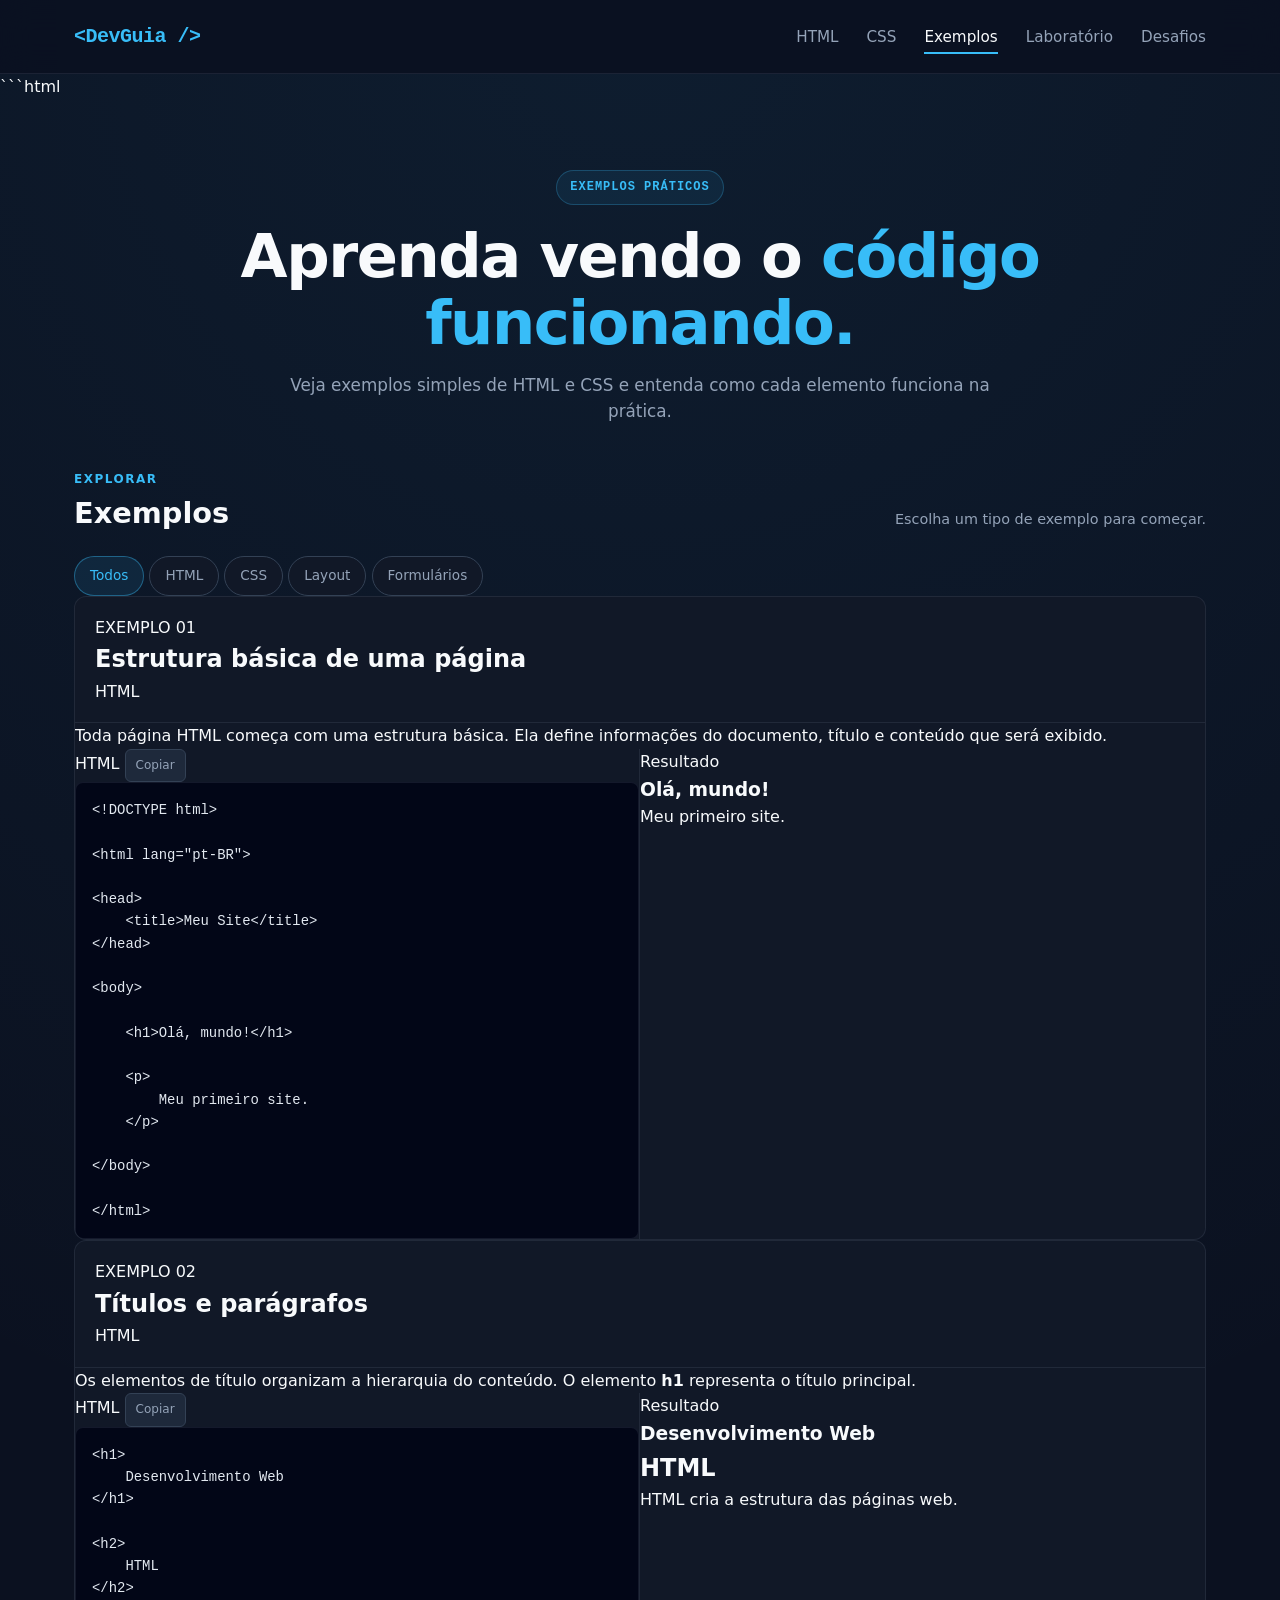
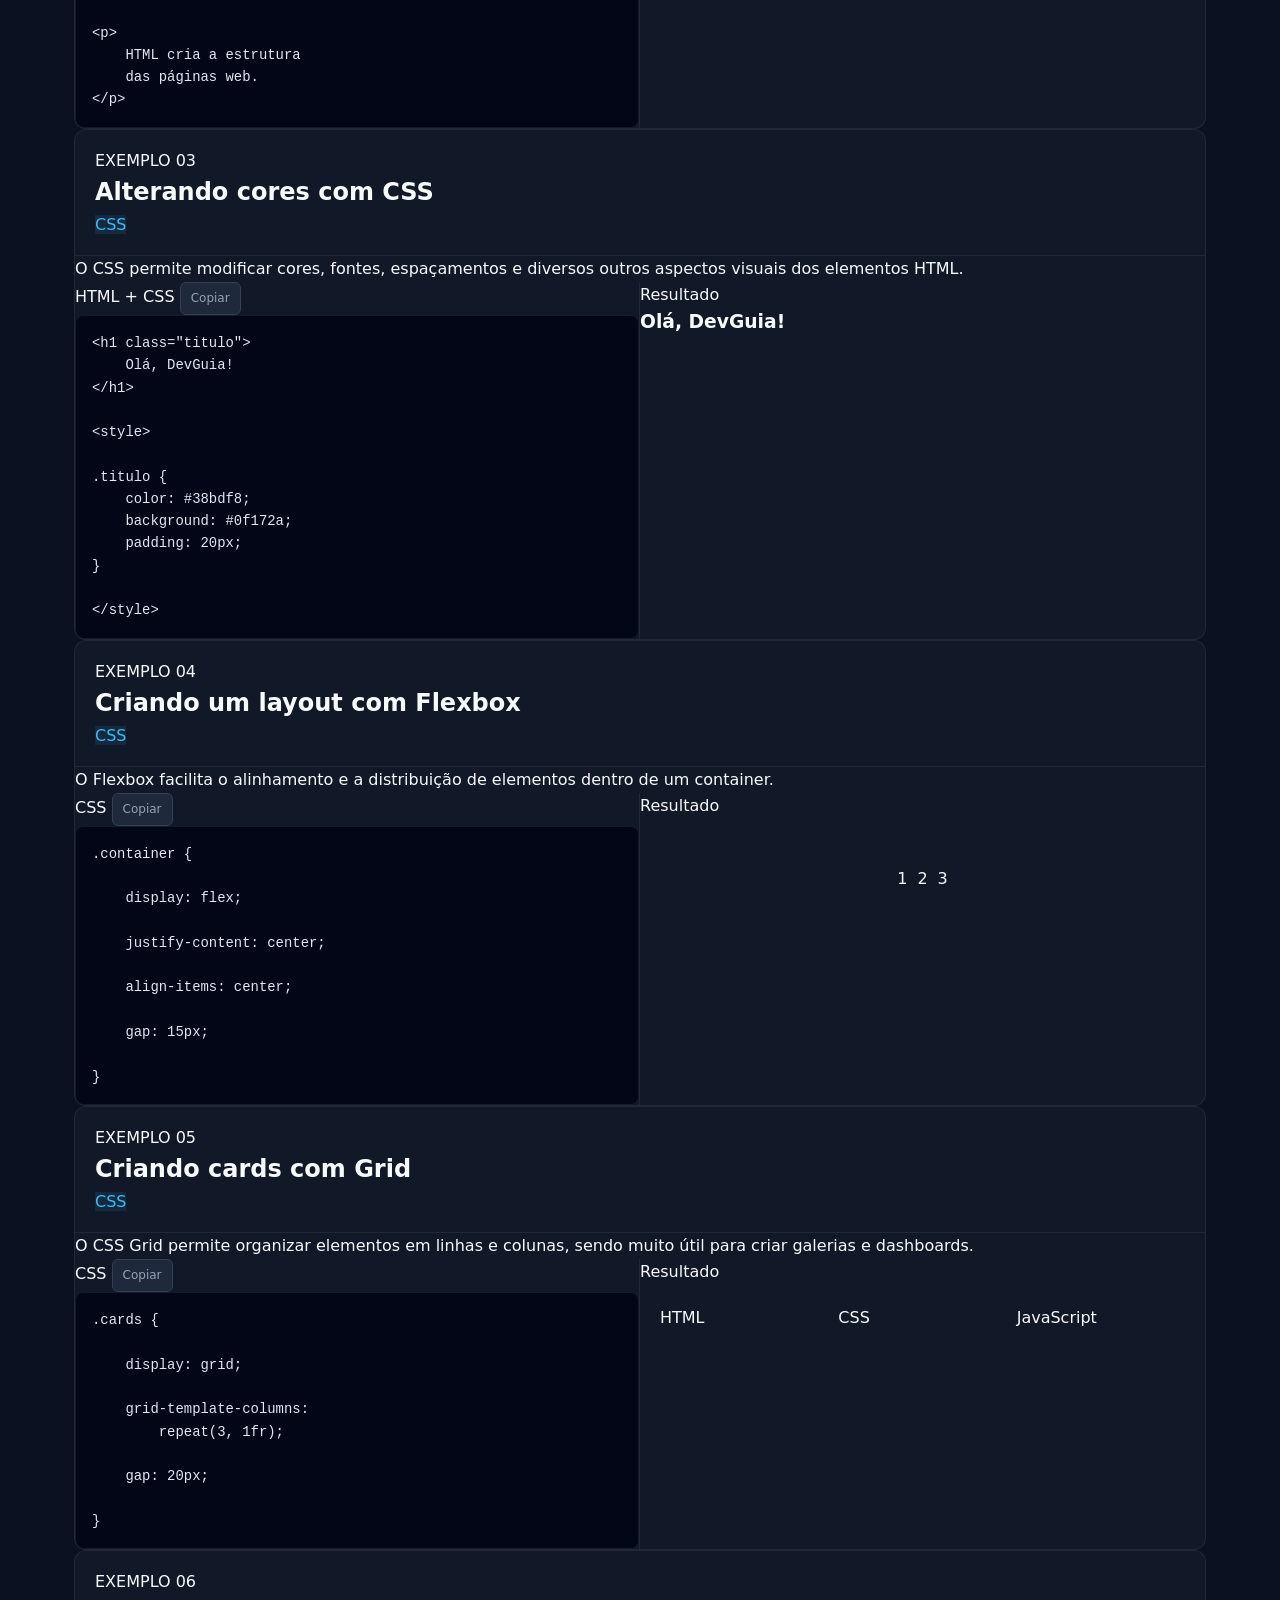
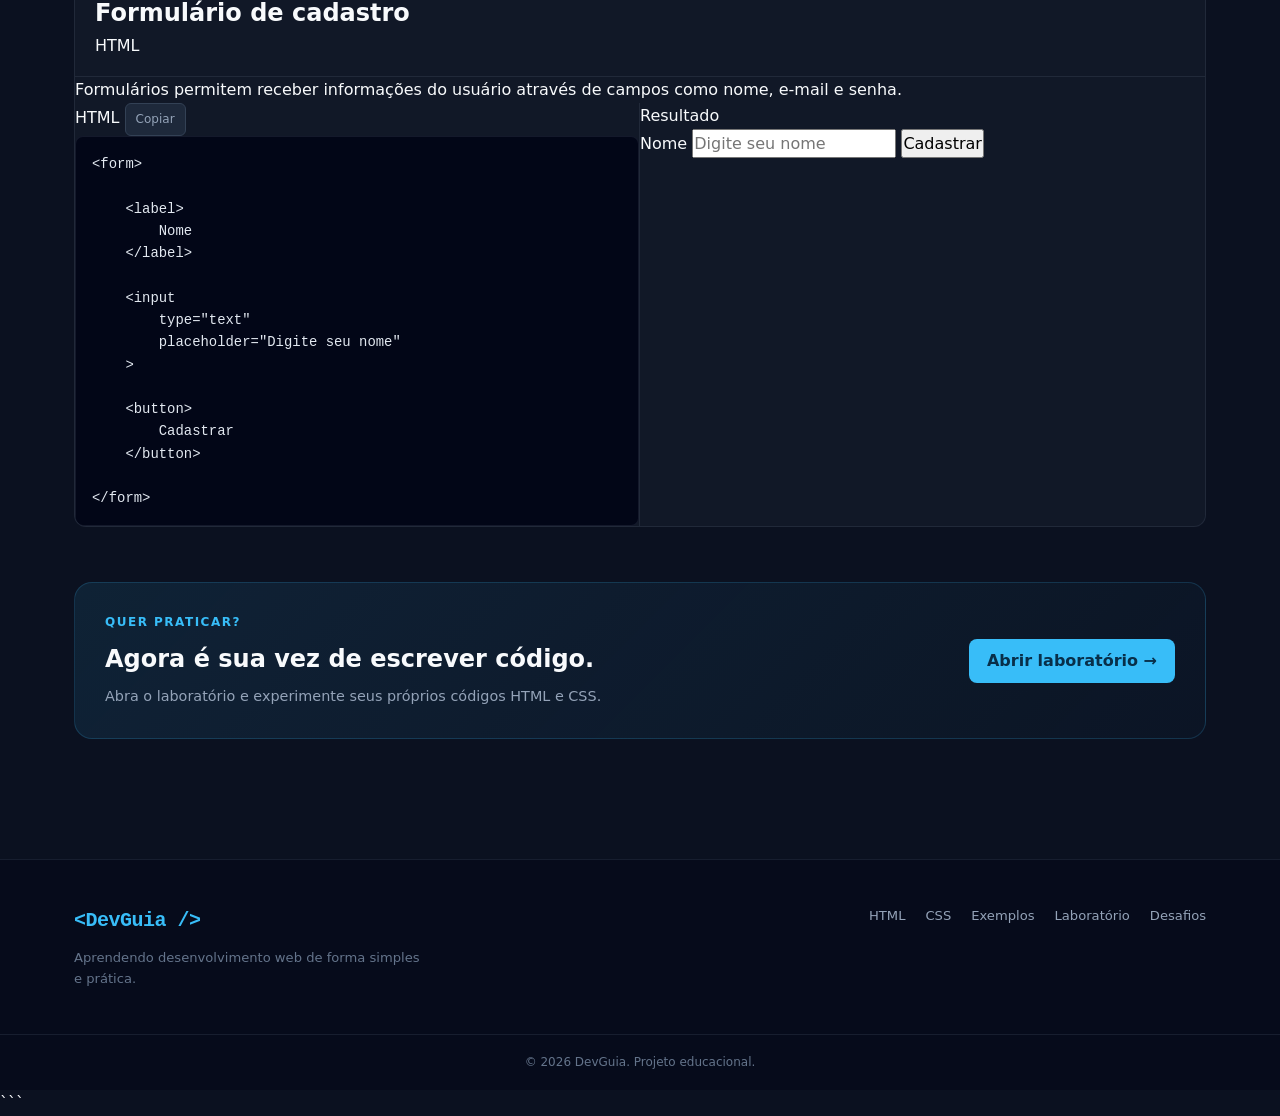
<file: exemplos.html>
```html
<!DOCTYPE html>
<html lang="pt-BR">

<head>
    <meta charset="UTF-8">
    <meta name="viewport" content="width=device-width, initial-scale=1.0">

    <meta name="description"
        content="DevGuia — exemplos práticos de HTML e CSS para aprender desenvolvimento web.">

    <title>DevGuia — Exemplos Práticos</title>

    <link rel="stylesheet" href="css/style.css">
</head>

<body>

    <!-- =========================
         CABEÇALHO
    ========================== -->

    <header class="header">

        <nav class="navbar">

            <a href="index.html" class="logo">
                &lt;DevGuia /&gt;
            </a>

            <ul class="nav-links">

                <li>
                    <a href="index.html">
                        HTML
                    </a>
                </li>

                <li>
                    <a href="css.html">
                        CSS
                    </a>
                </li>

                <li>
                    <a href="exemplos.html" class="active">
                        Exemplos
                    </a>
                </li>

                <li>
                    <a href="laboratorio.html">
                        Laboratório
                    </a>
                </li>

                <li>
                    <a href="desafios.html">
                        Desafios
                    </a>
                </li>

            </ul>

            <button class="menu-button" aria-label="Abrir menu">
                ☰
            </button>

        </nav>

    </header>


    <!-- =========================
         CONTEÚDO PRINCIPAL
    ========================== -->

    <main>

        <!-- HERO -->

        <section class="hero">

            <span class="hero-badge">
                EXEMPLOS PRÁTICOS
            </span>

            <h1>
                Aprenda vendo o
                <span>código funcionando.</span>
            </h1>

            <p>
                Veja exemplos simples de HTML e CSS e entenda
                como cada elemento funciona na prática.
            </p>

        </section>


        <!-- =========================
             FILTROS
        ========================== -->

        <section class="categories">

            <div class="section-header">

                <div>

                    <span class="section-label">
                        EXPLORAR
                    </span>

                    <h2>
                        Exemplos
                    </h2>

                </div>

                <p>
                    Escolha um tipo de exemplo para começar.
                </p>

            </div>


            <div class="category-list">

                <button
                    class="category-button active"
                    data-example="todos">
                    Todos
                </button>

                <button
                    class="category-button"
                    data-example="html">
                    HTML
                </button>

                <button
                    class="category-button"
                    data-example="css">
                    CSS
                </button>

                <button
                    class="category-button"
                    data-example="layout">
                    Layout
                </button>

                <button
                    class="category-button"
                    data-example="formularios">
                    Formulários
                </button>

            </div>

        </section>


        <!-- =========================
             EXEMPLOS
        ========================== -->

        <section class="examples-section">


            <!-- =========================
                 EXEMPLO 01
            ========================== -->

            <article
                class="example-card"
                data-example-type="html">

                <div class="example-header">

                    <div>

                        <span class="example-number">
                            EXEMPLO 01
                        </span>

                        <h2>
                            Estrutura básica de uma página
                        </h2>

                    </div>

                    <span class="example-badge html-badge">
                        HTML
                    </span>

                </div>


                <p class="example-description">
                    Toda página HTML começa com uma estrutura
                    básica. Ela define informações do documento,
                    título e conteúdo que será exibido.
                </p>


                <div class="example-content">

                    <div class="code-panel">

                        <div class="code-panel-header">

                            <span>
                                HTML
                            </span>

                            <button class="copy-button">
                                Copiar
                            </button>

                        </div>

                        <pre><code>&lt;!DOCTYPE html&gt;

&lt;html lang="pt-BR"&gt;

&lt;head&gt;
    &lt;title&gt;Meu Site&lt;/title&gt;
&lt;/head&gt;

&lt;body&gt;

    &lt;h1&gt;Olá, mundo!&lt;/h1&gt;

    &lt;p&gt;
        Meu primeiro site.
    &lt;/p&gt;

&lt;/body&gt;

&lt;/html&gt;</code></pre>

                    </div>


                    <div class="preview-panel">

                        <div class="preview-header">
                            Resultado
                        </div>

                        <div class="preview-content">

                            <h1>
                                Olá, mundo!
                            </h1>

                            <p>
                                Meu primeiro site.
                            </p>

                        </div>

                    </div>

                </div>

            </article>


            <!-- =========================
                 EXEMPLO 02
            ========================== -->

            <article
                class="example-card"
                data-example-type="html">

                <div class="example-header">

                    <div>

                        <span class="example-number">
                            EXEMPLO 02
                        </span>

                        <h2>
                            Títulos e parágrafos
                        </h2>

                    </div>

                    <span class="example-badge html-badge">
                        HTML
                    </span>

                </div>


                <p class="example-description">
                    Os elementos de título organizam a hierarquia
                    do conteúdo. O elemento <strong>h1</strong>
                    representa o título principal.
                </p>


                <div class="example-content">

                    <div class="code-panel">

                        <div class="code-panel-header">

                            <span>
                                HTML
                            </span>

                            <button class="copy-button">
                                Copiar
                            </button>

                        </div>

                        <pre><code>&lt;h1&gt;
    Desenvolvimento Web
&lt;/h1&gt;

&lt;h2&gt;
    HTML
&lt;/h2&gt;

&lt;p&gt;
    HTML cria a estrutura
    das páginas web.
&lt;/p&gt;</code></pre>

                    </div>


                    <div class="preview-panel">

                        <div class="preview-header">
                            Resultado
                        </div>

                        <div class="preview-content">

                            <h1>
                                Desenvolvimento Web
                            </h1>

                            <h2>
                                HTML
                            </h2>

                            <p>
                                HTML cria a estrutura
                                das páginas web.
                            </p>

                        </div>

                    </div>

                </div>

            </article>


            <!-- =========================
                 EXEMPLO 03
            ========================== -->

            <article
                class="example-card"
                data-example-type="css">

                <div class="example-header">

                    <div>

                        <span class="example-number">
                            EXEMPLO 03
                        </span>

                        <h2>
                            Alterando cores com CSS
                        </h2>

                    </div>

                    <span class="example-badge css-badge">
                        CSS
                    </span>

                </div>


                <p class="example-description">
                    O CSS permite modificar cores, fontes,
                    espaçamentos e diversos outros aspectos
                    visuais dos elementos HTML.
                </p>


                <div class="example-content">

                    <div class="code-panel">

                        <div class="code-panel-header">

                            <span>
                                HTML + CSS
                            </span>

                            <button class="copy-button">
                                Copiar
                            </button>

                        </div>

                        <pre><code>&lt;h1 class="titulo"&gt;
    Olá, DevGuia!
&lt;/h1&gt;

&lt;style&gt;

.titulo {
    color: #38bdf8;
    background: #0f172a;
    padding: 20px;
}

&lt;/style&gt;</code></pre>

                    </div>


                    <div class="preview-panel">

                        <div class="preview-header">
                            Resultado
                        </div>

                        <div class="preview-content">

                            <h1 class="demo-title">
                                Olá, DevGuia!
                            </h1>

                        </div>

                    </div>

                </div>

            </article>


            <!-- =========================
                 EXEMPLO 04
            ========================== -->

            <article
                class="example-card"
                data-example-type="layout">

                <div class="example-header">

                    <div>

                        <span class="example-number">
                            EXEMPLO 04
                        </span>

                        <h2>
                            Criando um layout com Flexbox
                        </h2>

                    </div>

                    <span class="example-badge css-badge">
                        CSS
                    </span>

                </div>


                <p class="example-description">
                    O Flexbox facilita o alinhamento e a
                    distribuição de elementos dentro de um
                    container.
                </p>


                <div class="example-content">

                    <div class="code-panel">

                        <div class="code-panel-header">

                            <span>
                                CSS
                            </span>

                            <button class="copy-button">
                                Copiar
                            </button>

                        </div>

                        <pre><code>.container {

    display: flex;

    justify-content: center;

    align-items: center;

    gap: 15px;

}</code></pre>

                    </div>


                    <div class="preview-panel">

                        <div class="preview-header">
                            Resultado
                        </div>

                        <div class="preview-content">

                            <div class="flex-demo">

                                <div>
                                    1
                                </div>

                                <div>
                                    2
                                </div>

                                <div>
                                    3
                                </div>

                            </div>

                        </div>

                    </div>

                </div>

            </article>


            <!-- =========================
                 EXEMPLO 05
            ========================== -->

            <article
                class="example-card"
                data-example-type="layout">

                <div class="example-header">

                    <div>

                        <span class="example-number">
                            EXEMPLO 05
                        </span>

                        <h2>
                            Criando cards com Grid
                        </h2>

                    </div>

                    <span class="example-badge css-badge">
                        CSS
                    </span>

                </div>


                <p class="example-description">
                    O CSS Grid permite organizar elementos
                    em linhas e colunas, sendo muito útil
                    para criar galerias e dashboards.
                </p>


                <div class="example-content">

                    <div class="code-panel">

                        <div class="code-panel-header">

                            <span>
                                CSS
                            </span>

                            <button class="copy-button">
                                Copiar
                            </button>

                        </div>

                        <pre><code>.cards {

    display: grid;

    grid-template-columns:
        repeat(3, 1fr);

    gap: 20px;

}</code></pre>

                    </div>


                    <div class="preview-panel">

                        <div class="preview-header">
                            Resultado
                        </div>

                        <div class="preview-content">

                            <div class="grid-demo">

                                <div>
                                    HTML
                                </div>

                                <div>
                                    CSS
                                </div>

                                <div>
                                    JavaScript
                                </div>

                            </div>

                        </div>

                    </div>

                </div>

            </article>


            <!-- =========================
                 EXEMPLO 06
            ========================== -->

            <article
                class="example-card"
                data-example-type="formularios">

                <div class="example-header">

                    <div>

                        <span class="example-number">
                            EXEMPLO 06
                        </span>

                        <h2>
                            Formulário de cadastro
                        </h2>

                    </div>

                    <span class="example-badge html-badge">
                        HTML
                    </span>

                </div>


                <p class="example-description">
                    Formulários permitem receber informações
                    do usuário através de campos como nome,
                    e-mail e senha.
                </p>


                <div class="example-content">

                    <div class="code-panel">

                        <div class="code-panel-header">

                            <span>
                                HTML
                            </span>

                            <button class="copy-button">
                                Copiar
                            </button>

                        </div>

                        <pre><code>&lt;form&gt;

    &lt;label&gt;
        Nome
    &lt;/label&gt;

    &lt;input
        type="text"
        placeholder="Digite seu nome"
    &gt;

    &lt;button&gt;
        Cadastrar
    &lt;/button&gt;

&lt;/form&gt;</code></pre>

                    </div>


                    <div class="preview-panel">

                        <div class="preview-header">
                            Resultado
                        </div>

                        <div class="preview-content">

                            <form class="demo-form">

                                <label>
                                    Nome
                                </label>

                                <input
                                    type="text"
                                    placeholder="Digite seu nome"
                                >

                                <button type="button">
                                    Cadastrar
                                </button>

                            </form>

                        </div>

                    </div>

                </div>

            </article>

        </section>


        <!-- =========================
             CHAMADA PARA LABORATÓRIO
        ========================== -->

        <section class="learning-banner">

            <div>

                <span class="section-label">
                    QUER PRATICAR?
                </span>

                <h2>
                    Agora é sua vez de escrever código.
                </h2>

                <p>
                    Abra o laboratório e experimente
                    seus próprios códigos HTML e CSS.
                </p>

            </div>

            <a
                href="laboratorio.html"
                class="primary-button">

                Abrir laboratório →

            </a>

        </section>

    </main>


    <!-- =========================
         RODAPÉ
    ========================== -->

    <footer class="footer">

        <div class="footer-content">

            <div>

                <a
                    href="index.html"
                    class="logo">

                    &lt;DevGuia /&gt;

                </a>

                <p>
                    Aprendendo desenvolvimento web
                    de forma simples e prática.
                </p>

            </div>


            <div class="footer-links">

                <a href="index.html">
                    HTML
                </a>

                <a href="css.html">
                    CSS
                </a>

                <a href="exemplos.html">
                    Exemplos
                </a>

                <a href="laboratorio.html">
                    Laboratório
                </a>

                <a href="desafios.html">
                    Desafios
                </a>

            </div>

        </div>


        <div class="footer-bottom">

            <p>
                © 2026 DevGuia. Projeto educacional.
            </p>

        </div>

    </footer>


    <!-- JAVASCRIPT -->

    <script src="./js/script.js"></script>

</body>

</html>
```
</file>
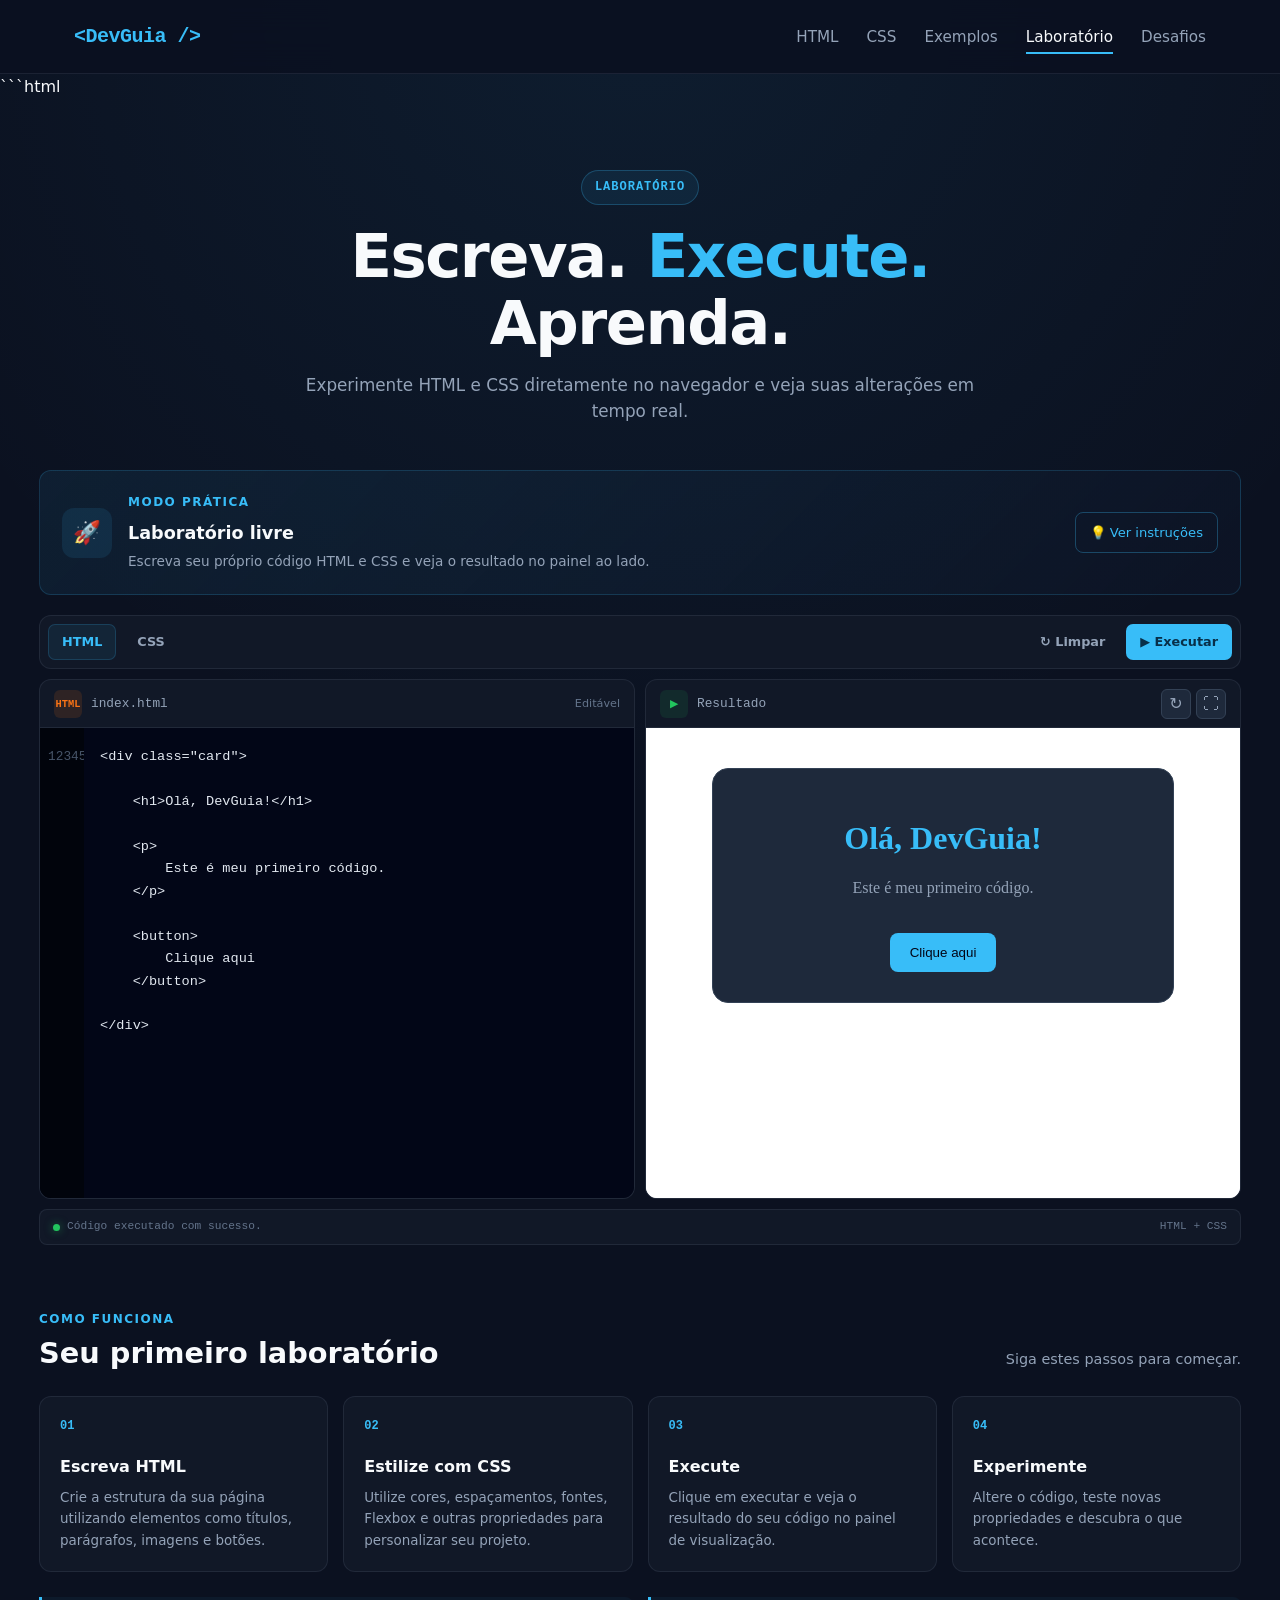
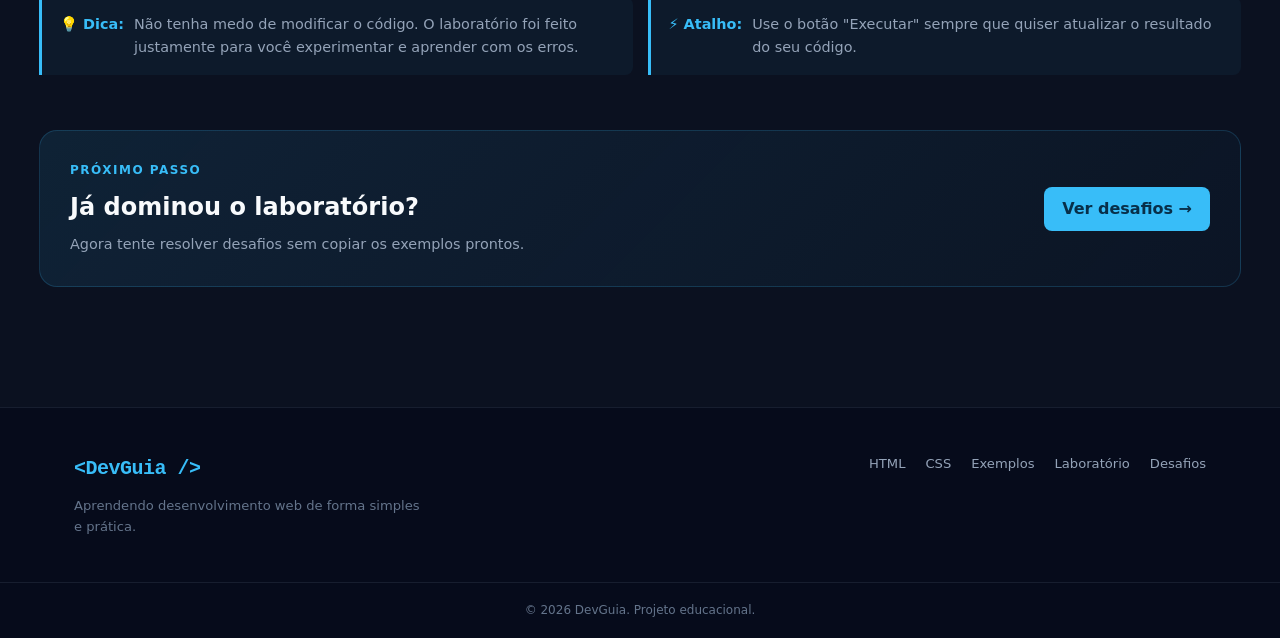
<file: laboratorio.html>
```html
<!DOCTYPE html>
<html lang="pt-BR">

<head>
    <meta charset="UTF-8">
    <meta name="viewport" content="width=device-width, initial-scale=1.0">

    <meta name="description"
        content="DevGuia — laboratório interativo para praticar HTML e CSS.">

    <title>DevGuia — Laboratório</title>

    <link rel="stylesheet" href="css/style.css">
</head>

<body>

    <!-- =========================
         CABEÇALHO
    ========================== -->

    <header class="header">

        <nav class="navbar">

            <a href="index.html" class="logo">
                &lt;DevGuia /&gt;
            </a>

            <ul class="nav-links">

                <li>
                    <a href="index.html">
                        HTML
                    </a>
                </li>

                <li>
                    <a href="css.html">
                        CSS
                    </a>
                </li>

                <li>
                    <a href="exemplos.html">
                        Exemplos
                    </a>
                </li>

                <li>
                    <a href="laboratorio.html" class="active">
                        Laboratório
                    </a>
                </li>

                <li>
                    <a href="desafios.html">
                        Desafios
                    </a>
                </li>

            </ul>

            <button
                class="menu-button"
                aria-label="Abrir menu">

                ☰

            </button>

        </nav>

    </header>


    <!-- =========================
         CONTEÚDO PRINCIPAL
    ========================== -->

    <main class="laboratory-page">

        <!-- =========================
             HERO
        ========================== -->

        <section class="hero laboratory-hero">

            <span class="hero-badge">
                LABORATÓRIO
            </span>

            <h1>
                Escreva.
                <span>Execute.</span>
                Aprenda.
            </h1>

            <p>
                Experimente HTML e CSS diretamente no navegador
                e veja suas alterações em tempo real.
            </p>

        </section>


        <!-- =========================
             DESAFIO ATUAL
        ========================== -->

        <section
            class="current-challenge"
            id="challengePanel">

            <div class="challenge-info">

                <div class="challenge-icon">
                    🚀
                </div>

                <div>

                    <span class="section-label">
                        MODO PRÁTICA
                    </span>

                    <h2 id="challengeTitle">
                        Laboratório livre
                    </h2>

                    <p id="challengeDescription">
                        Escreva seu próprio código HTML e CSS
                        e veja o resultado no painel ao lado.
                    </p>

                </div>

            </div>


            <button
                class="challenge-help-button"
                id="challengeHelpButton">

                💡 Ver instruções

            </button>

        </section>


        <!-- =========================
             BARRA DE FERRAMENTAS
        ========================== -->

        <section class="laboratory-toolbar">

            <div class="toolbar-left">

                <button
                    class="tool-button active"
                    id="htmlTab">

                    HTML

                </button>

                <button
                    class="tool-button"
                    id="cssTab">

                    CSS

                </button>

            </div>


            <div class="toolbar-right">

                <button
                    class="tool-button"
                    id="resetButton">

                    ↻ Limpar

                </button>

                <button
                    class="tool-button primary-tool-button"
                    id="runButton">

                    ▶ Executar

                </button>

            </div>

        </section>


        <!-- =========================
             EDITOR
        ========================== -->

        <section class="laboratory">

            <!-- EDITOR HTML -->

            <div
                class="editor-panel"
                id="htmlEditorPanel">

                <div class="editor-header">

                    <div class="editor-title">

                        <span class="file-icon html-file-icon">
                            HTML
                        </span>

                        <span>
                            index.html
                        </span>

                    </div>

                    <span class="editor-status">
                        Editável
                    </span>

                </div>


                <div class="editor-wrapper">

                    <div class="line-numbers" id="htmlLineNumbers">
                        1
                    </div>

                    <textarea
                        id="htmlCode"
                        class="code-editor"
                        spellcheck="false"
                        autocomplete="off"
                        autocorrect="off"
                        autocapitalize="off"
                        aria-label="Editor HTML"><div class="card">

    <h1>Olá, DevGuia!</h1>

    <p>
        Este é meu primeiro código.
    </p>

    <button>
        Clique aqui
    </button>

</div></textarea>

                </div>

            </div>


            <!-- EDITOR CSS -->

            <div
                class="editor-panel css-editor-hidden"
                id="cssEditorPanel">

                <div class="editor-header">

                    <div class="editor-title">

                        <span class="file-icon css-file-icon">
                            CSS
                        </span>

                        <span>
                            style.css
                        </span>

                    </div>

                    <span class="editor-status">
                        Editável
                    </span>

                </div>


                <div class="editor-wrapper">

                    <div class="line-numbers" id="cssLineNumbers">
                        1
                    </div>

                    <textarea
                        id="cssCode"
                        class="code-editor"
                        spellcheck="false"
                        autocomplete="off"
                        autocorrect="off"
                        autocapitalize="off"
                        aria-label="Editor CSS">.card {

    max-width: 400px;
    margin: 40px auto;
    padding: 30px;

    background: #1e293b;

    border: 1px solid #334155;
    border-radius: 16px;

    text-align: center;
}

.card h1 {

    color: #38bdf8;

}

.card p {

    color: #94a3b8;

}

.card button {

    margin-top: 20px;
    padding: 12px 20px;

    background: #38bdf8;
    color: #020617;

    border: none;
    border-radius: 8px;

    cursor: pointer;

}</textarea>

                </div>

            </div>


            <!-- =========================
                 PREVIEW
            ========================== -->

            <div class="preview-editor-panel">

                <div class="editor-header">

                    <div class="editor-title">

                        <span class="file-icon preview-file-icon">
                            ▶
                        </span>

                        <span>
                            Resultado
                        </span>

                    </div>

                    <div class="preview-actions">

                        <button
                            class="preview-action"
                            id="refreshPreview"
                            aria-label="Atualizar resultado">

                            ↻

                        </button>

                        <button
                            class="preview-action"
                            id="fullscreenPreview"
                            aria-label="Tela cheia">

                            ⛶

                        </button>

                    </div>

                </div>


                <div class="preview-wrapper">

                    <iframe
                        id="preview"
                        title="Resultado do código"
                        sandbox="allow-scripts">

                    </iframe>

                </div>

            </div>

        </section>


        <!-- =========================
             STATUS
        ========================== -->

        <section class="editor-status-bar">

            <div>

                <span class="status-indicator"></span>

                <span id="statusText">
                    Pronto para executar
                </span>

            </div>

            <span>
                HTML + CSS
            </span>

        </section>


        <!-- =========================
             INSTRUÇÕES
        ========================== -->

        <section
            class="laboratory-instructions"
            id="instructions">

            <div class="section-header">

                <div>

                    <span class="section-label">
                        COMO FUNCIONA
                    </span>

                    <h2>
                        Seu primeiro laboratório
                    </h2>

                </div>

                <p>
                    Siga estes passos para começar.
                </p>

            </div>


            <div class="instruction-grid">


                <article class="instruction-card">

                    <span class="instruction-number">
                        01
                    </span>

                    <h3>
                        Escreva HTML
                    </h3>

                    <p>
                        Crie a estrutura da sua página utilizando
                        elementos como títulos, parágrafos,
                        imagens e botões.
                    </p>

                </article>


                <article class="instruction-card">

                    <span class="instruction-number">
                        02
                    </span>

                    <h3>
                        Estilize com CSS
                    </h3>

                    <p>
                        Utilize cores, espaçamentos, fontes,
                        Flexbox e outras propriedades para
                        personalizar seu projeto.
                    </p>

                </article>


                <article class="instruction-card">

                    <span class="instruction-number">
                        03
                    </span>

                    <h3>
                        Execute
                    </h3>

                    <p>
                        Clique em executar e veja o resultado
                        do seu código no painel de visualização.
                    </p>

                </article>


                <article class="instruction-card">

                    <span class="instruction-number">
                        04
                    </span>

                    <h3>
                        Experimente
                    </h3>

                    <p>
                        Altere o código, teste novas propriedades
                        e descubra o que acontece.
                    </p>

                </article>

            </div>

        </section>


        <!-- =========================
             DICAS
        ========================== -->

        <section class="laboratory-tips">

            <div class="tip-box">

                <strong>
                    💡 Dica:
                </strong>

                <span>
                    Não tenha medo de modificar o código.
                    O laboratório foi feito justamente para
                    você experimentar e aprender com os erros.
                </span>

            </div>


            <div class="tip-box">

                <strong>
                    ⚡ Atalho:
                </strong>

                <span>
                    Use o botão "Executar" sempre que quiser
                    atualizar o resultado do seu código.
                </span>

            </div>

        </section>


        <!-- =========================
             DESAFIOS
        ========================== -->

        <section class="learning-banner">

            <div>

                <span class="section-label">
                    PRÓXIMO PASSO
                </span>

                <h2>
                    Já dominou o laboratório?
                </h2>

                <p>
                    Agora tente resolver desafios sem copiar
                    os exemplos prontos.
                </p>

            </div>


            <a
                href="desafios.html"
                class="primary-button">

                Ver desafios →

            </a>

        </section>

    </main>


    <!-- =========================
         RODAPÉ
    ========================== -->

    <footer class="footer">

        <div class="footer-content">

            <div>

                <a
                    href="index.html"
                    class="logo">

                    &lt;DevGuia /&gt;

                </a>

                <p>
                    Aprendendo desenvolvimento web
                    de forma simples e prática.
                </p>

            </div>


            <div class="footer-links">

                <a href="index.html">
                    HTML
                </a>

                <a href="css.html">
                    CSS
                </a>

                <a href="exemplos.html">
                    Exemplos
                </a>

                <a href="laboratorio.html">
                    Laboratório
                </a>

                <a href="desafios.html">
                    Desafios
                </a>

            </div>

        </div>


        <div class="footer-bottom">

            <p>
                © 2026 DevGuia. Projeto educacional.
            </p>

        </div>

    </footer>


    <!-- =========================
         JAVASCRIPT
    ========================== -->

    <script src="./js/script.js"></script>

</body>

</html>
</file>
<file: css/style.css>
/* =========================================================
   DEVGUIA — STYLE.CSS (Estilos Globais e Componentes)
========================================================= */

/* =========================================================
   VARIÁVEIS
========================================================= */
:root {
  --bg-primary: #0b1120;
  --bg-secondary: #111827;
  --bg-tertiary: #1e293b;
  --code-bg: #020617;
  --text-primary: #f8fafc;
  --text-secondary: #94a3b8;
  --text-muted: #64748b;
  --accent-color: #38bdf8;
  --accent-hover: #0284c7;
  --success: #22c55e;
  --warning: #f59e0b;
  --danger: #ef4444;
  --html-color: #f97316;
  --css-color: #38bdf8;
  --border-color: #334155;
  --border-light: rgba(148, 163, 184, 0.12);
  --shadow: 0 10px 30px rgba(0, 0, 0, 0.25);
  --radius-small: 8px;
  --radius-medium: 12px;
  --radius-large: 18px;
  --max-width: 1180px;
}

/* =========================================================
   RESET & REGRAS GLOBAIS
========================================================= */
* {
  margin: 0;
  padding: 0;
  box-sizing: border-box;
}

/* Força o ocultamento de elementos com o atributo hidden */
[hidden] {
  display: none !important;
}

html {
  scroll-behavior: smooth;
}

body {
  min-height: 100vh;
  background: radial-gradient(
      circle at top,
      rgba(56, 189, 248, 0.07),
      transparent 35%
    ),
    var(--bg-primary);
  color: var(--text-primary);
  font-family: "Segoe UI", system-ui, -apple-system, BlinkMacSystemFont, sans-serif;
  line-height: 1.6;
  padding-top: 74px;
}

button,
input,
textarea {
  font: inherit;
}

button {
  cursor: pointer;
}

a {
  color: inherit;
  text-decoration: none;
}

ul {
  list-style: none;
}

::selection {
  background: rgba(56, 189, 248, 0.25);
  color: var(--text-primary);
}

/* =========================================================
   SCROLLBAR
========================================================= */
::-webkit-scrollbar {
  width: 9px;
}

::-webkit-scrollbar-track {
  background: var(--bg-primary);
}

::-webkit-scrollbar-thumb {
  background: var(--border-color);
  border-radius: 20px;
}

::-webkit-scrollbar-thumb:hover {
  background: var(--accent-color);
}

/* =========================================================
   HEADER & NAVBAR
========================================================= */
.header {
  position: fixed;
  top: 0;
  left: 0;
  width: 100%;
  height: 74px;
  background: rgba(11, 17, 32, 0.88);
  backdrop-filter: blur(16px);
  -webkit-backdrop-filter: blur(16px);
  border-bottom: 1px solid var(--border-light);
  z-index: 1000;
}

.navbar {
  max-width: var(--max-width);
  height: 100%;
  margin: 0 auto;
  padding: 0 24px;
  display: flex;
  align-items: center;
  justify-content: space-between;
}

.logo {
  color: var(--accent-color);
  font-family: Consolas, "Courier New", monospace;
  font-size: 1.25rem;
  font-weight: 700;
  letter-spacing: -0.5px;
  transition: 0.2s ease;
}

.logo:hover {
  color: #7dd3fc;
}

.nav-links {
  display: flex;
  align-items: center;
  gap: 28px;
}

.nav-links a {
  position: relative;
  color: var(--text-secondary);
  font-size: 0.95rem;
  font-weight: 500;
  padding: 8px 0;
  transition: color 0.2s ease;
}

.nav-links a::after {
  content: "";
  position: absolute;
  left: 0;
  bottom: 0;
  width: 0;
  height: 2px;
  background: var(--accent-color);
  transition: width 0.2s ease;
}

.nav-links a:hover,
.nav-links a.active {
  color: var(--text-primary);
}

.nav-links a:hover::after,
.nav-links a.active::after {
  width: 100%;
}

.menu-button {
  display: none;
  border: 1px solid var(--border-color);
  background: var(--bg-secondary);
  color: var(--text-primary);
  width: 42px;
  height: 42px;
  border-radius: var(--radius-small);
  font-size: 1.2rem;
}

/* =========================================================
   MAIN
========================================================= */
main {
  width: 100%;
  max-width: var(--max-width);
  margin: 0 auto;
  padding: 0 24px 70px;
}

/* =========================================================
   HERO
========================================================= */
.hero {
  text-align: center;
  padding: 70px 0 45px;
}

.hero-badge {
  display: inline-flex;
  align-items: center;
  gap: 8px;
  padding: 7px 13px;
  margin-bottom: 18px;
  border: 1px solid rgba(56, 189, 248, 0.25);
  border-radius: 999px;
  background: rgba(56, 189, 248, 0.08);
  color: var(--accent-color);
  font-family: Consolas, monospace;
  font-size: 0.75rem;
  font-weight: 700;
  letter-spacing: 1px;
}

.hero h1 {
  max-width: 850px;
  margin: 0 auto 15px;
  font-size: clamp(2.2rem, 5vw, 3.8rem);
  line-height: 1.1;
  letter-spacing: -1.5px;
}

.hero h1 span {
  color: var(--accent-color);
}

.hero p {
  max-width: 700px;
  margin: 0 auto;
  color: var(--text-secondary);
  font-size: 1.05rem;
}

/* =========================================================
   SECTION LABEL
========================================================= */
.section-label {
  display: block;
  margin-bottom: 7px;
  color: var(--accent-color);
  font-size: 0.75rem;
  font-weight: 700;
  letter-spacing: 1.5px;
  text-transform: uppercase;
}

/* =========================================================
   SEARCH
========================================================= */
.search-container {
  max-width: 760px;
  margin: 25px auto 35px;
}

.search-box {
  position: relative;
}

.search-box input {
  width: 100%;
  height: 58px;
  padding: 0 20px 0 50px;
  background: var(--bg-secondary);
  color: var(--text-primary);
  border: 1px solid var(--border-color);
  border-radius: var(--radius-medium);
  outline: none;
  font-size: 1rem;
  transition: 0.2s ease;
}

.search-box input::placeholder {
  color: var(--text-muted);
}

.search-box input:focus {
  border-color: var(--accent-color);
  box-shadow: 0 0 0 3px rgba(56, 189, 248, 0.1);
}

.search-box::before {
  content: "⌕";
  position: absolute;
  left: 19px;
  top: 50%;
  transform: translateY(-50%);
  color: var(--text-muted);
  font-size: 1.4rem;
  z-index: 1;
}

/* =========================================================
   CATEGORY FILTERS
========================================================= */
.category-filters {
  display: flex;
  justify-content: center;
  flex-wrap: wrap;
  gap: 9px;
  margin-bottom: 30px;
}

.category-button {
  padding: 8px 15px;
  border: 1px solid var(--border-color);
  border-radius: 999px;
  background: var(--bg-secondary);
  color: var(--text-secondary);
  font-size: 0.85rem;
  transition: 0.2s ease;
}

.category-button:hover {
  color: var(--text-primary);
  border-color: var(--accent-color);
}

.category-button.active {
  background: rgba(56, 189, 248, 0.1);
  color: var(--accent-color);
  border-color: rgba(56, 189, 248, 0.4);
}

/* =========================================================
   GRID & CARDS
========================================================= */
.grid {
  display: grid;
  grid-template-columns: repeat(auto-fit, minmax(300px, 1fr));
  gap: 18px;
}

.card {
  display: flex;
  flex-direction: column;
  gap: 17px;
  padding: 22px;
  background: var(--bg-secondary);
  border: 1px solid var(--border-light);
  border-radius: var(--radius-medium);
  box-shadow: var(--shadow);
  transition: transform 0.2s ease, border-color 0.2s ease;
}

.card:hover {
  transform: translateY(-3px);
  border-color: rgba(56, 189, 248, 0.3);
}

.card h3 {
  display: flex;
  align-items: center;
  gap: 10px;
  color: var(--text-primary);
  font-size: 1.05rem;
}

.card p {
  color: var(--text-secondary);
  font-size: 0.92rem;
}

/* =========================================================
   BADGES
========================================================= */
.tag-badge {
  display: inline-flex;
  width: fit-content;
  padding: 4px 8px;
  border-radius: 6px;
  background: rgba(249, 115, 22, 0.1);
  color: var(--html-color);
  font-family: Consolas, "Courier New", monospace;
  font-size: 0.82rem;
}

.css-badge {
  background: rgba(56, 189, 248, 0.1);
  color: var(--css-color);
}

/* =========================================================
   CODE & PREVIEWS
========================================================= */
pre {
  overflow-x: auto;
  padding: 16px;
  background: var(--code-bg);
  border: 1px solid var(--border-light);
  border-radius: var(--radius-small);
}

code {
  color: #e2e8f0;
  font-family: Consolas, "Courier New", monospace;
  font-size: 0.87rem;
}

.tip-box {
  display: flex;
  align-items: flex-start;
  gap: 10px;
  padding: 16px 18px;
  margin: 20px 0;
  background: rgba(56, 189, 248, 0.05);
  border-left: 3px solid var(--accent-color);
  border-radius: 0 var(--radius-small) var(--radius-small) 0;
  color: var(--text-secondary);
  font-size: 0.9rem;
}

.tip-box strong {
  color: var(--accent-color);
  white-space: nowrap;
}

.preview-box {
  display: flex;
  align-items: center;
  justify-content: center;
  min-height: 100px;
  padding: 18px;
  background: var(--code-bg);
  border: 1px dashed var(--border-color);
  border-radius: var(--radius-small);
}

/* =========================================================
   EXEMPLOS
========================================================= */
.examples-grid {
  display: grid;
  grid-template-columns: repeat(auto-fit, minmax(340px, 1fr));
  gap: 20px;
}

.example-card {
  overflow: hidden;
  background: var(--bg-secondary);
  border: 1px solid var(--border-light);
  border-radius: var(--radius-medium);
  transition: 0.2s ease;
}

.example-card:hover {
  transform: translateY(-3px);
  border-color: rgba(56, 189, 248, 0.3);
}

.example-header {
  padding: 18px 20px;
  border-bottom: 1px solid var(--border-light);
}

.example-header h3 {
  margin-bottom: 4px;
}

.example-header p {
  color: var(--text-secondary);
  font-size: 0.85rem;
}

.example-content {
  display: grid;
  grid-template-columns: 1fr 1fr;
}

.code-panel,
.result-panel {
  min-width: 0;
}

.code-panel {
  border-right: 1px solid var(--border-light);
}

.panel-title {
  padding: 10px 14px;
  color: var(--text-muted);
  font-size: 0.72rem;
  font-weight: 700;
  text-transform: uppercase;
  letter-spacing: 1px;
  border-bottom: 1px solid var(--border-light);
}

.example-code {
  min-height: 180px;
  padding: 15px;
  overflow: auto;
  background: var(--code-bg);
}

.example-preview {
  min-height: 180px;
  padding: 20px;
  background: #f8fafc;
  color: #0f172a;
}

.copy-button {
  padding: 6px 10px;
  border: 1px solid var(--border-color);
  border-radius: 6px;
  background: var(--bg-tertiary);
  color: var(--text-secondary);
  font-size: 0.75rem;
  transition: 0.2s ease;
}

.copy-button:hover {
  color: var(--text-primary);
  border-color: var(--accent-color);
}

/* =========================================================
   CSS DEMOS
========================================================= */
.flex-demo {
  display: flex;
  justify-content: center;
  align-items: center;
  gap: 10px;
  min-height: 120px;
  padding: 20px;
}

.flex-demo span {
  display: flex;
  align-items: center;
  justify-content: center;
  width: 55px;
  height: 55px;
  background: var(--accent-color);
  color: var(--bg-primary);
  border-radius: 8px;
  font-weight: 700;
}

.grid-demo {
  display: grid;
  grid-template-columns: repeat(3, 1fr);
  gap: 10px;
  min-height: 120px;
  padding: 20px;
}

.grid-demo span {
  display: flex;
  align-items: center;
  justify-content: center;
  min-height: 45px;
  background: var(--accent-color);
  color: var(--bg-primary);
  border-radius: 7px;
  font-weight: 700;
}

.box-model-demo {
  display: flex;
  justify-content: center;
  align-items: center;
  min-height: 160px;
  padding: 25px;
}

.box-model-demo .margin {
  padding: 20px;
  background: rgba(245, 158, 11, 0.2);
  border: 1px dashed var(--warning);
}

.box-model-demo .border {
  padding: 15px;
  border: 4px solid var(--accent-color);
}

.box-model-demo .padding {
  padding: 15px;
  background: rgba(34, 197, 94, 0.2);
}

.box-model-demo .content {
  padding: 20px;
  background: var(--bg-secondary);
  color: var(--text-primary);
}

.position-demo {
  position: relative;
  min-height: 150px;
  padding: 20px;
}

.position-demo span {
  display: inline-flex;
  align-items: center;
  justify-content: center;
  width: 55px;
  height: 55px;
  background: var(--accent-color);
  color: var(--bg-primary);
  border-radius: 8px;
}

.position-demo span:last-child {
  position: absolute;
  right: 20px;
  bottom: 20px;
}

.responsive-demo {
  display: flex;
  gap: 10px;
  min-height: 120px;
  padding: 20px;
}

.responsive-demo div {
  flex: 1;
  min-height: 70px;
  background: var(--accent-color);
  border-radius: 8px;
}

.variables-demo {
  padding: 25px;
  text-align: center;
}

.variables-demo span {
  color: var(--accent-color);
  font-size: 1.5rem;
  font-weight: 700;
}

.transition-demo {
  display: flex;
  align-items: center;
  justify-content: center;
  min-height: 120px;
}

.transition-demo span {
  display: flex;
  align-items: center;
  justify-content: center;
  width: 70px;
  height: 70px;
  background: var(--accent-color);
  color: var(--bg-primary);
  border-radius: 12px;
  transition: transform 0.3s ease, border-radius 0.3s ease;
}

.transition-demo span:hover {
  transform: scale(1.15) rotate(5deg);
  border-radius: 50%;
}

/* =========================================================
   BEST PRACTICES
========================================================= */
.best-practices {
  margin-top: 60px;
}

.section-header {
  display: flex;
  align-items: flex-end;
  justify-content: space-between;
  gap: 30px;
  margin-bottom: 25px;
}

.section-header h2 {
  font-size: 1.8rem;
  line-height: 1.2;
}

.section-header > p {
  max-width: 450px;
  color: var(--text-secondary);
  font-size: 0.9rem;
}

.best-practices-grid {
  display: grid;
  grid-template-columns: repeat(4, 1fr);
  gap: 15px;
}

.practice-card {
  padding: 20px;
  background: var(--bg-secondary);
  border: 1px solid var(--border-light);
  border-radius: var(--radius-medium);
}

.practice-icon {
  display: flex;
  align-items: center;
  justify-content: center;
  width: 40px;
  height: 40px;
  margin-bottom: 15px;
  border-radius: 10px;
  background: rgba(56, 189, 248, 0.1);
  color: var(--accent-color);
}

.practice-card h3 {
  margin-bottom: 7px;
  font-size: 1rem;
}

.practice-card p {
  color: var(--text-secondary);
  font-size: 0.85rem;
}

/* =========================================================
   BANNERS & BUTTONS
========================================================= */
.learning-banner {
  display: flex;
  align-items: center;
  justify-content: space-between;
  gap: 30px;
  margin-top: 55px;
  padding: 30px;
  background: linear-gradient(
    135deg,
    rgba(56, 189, 248, 0.1),
    rgba(56, 189, 248, 0.025)
  );
  border: 1px solid rgba(56, 189, 248, 0.18);
  border-radius: var(--radius-large);
}

.learning-banner h2 {
  margin-bottom: 7px;
}

.learning-banner p {
  color: var(--text-secondary);
  font-size: 0.9rem;
}

.primary-button {
  display: inline-flex;
  align-items: center;
  justify-content: center;
  min-height: 44px;
  padding: 0 18px;
  background: var(--accent-color);
  color: #082f49;
  border-radius: var(--radius-small);
  font-weight: 700;
  transition: 0.2s ease;
  white-space: nowrap;
}

.primary-button:hover {
  background: #7dd3fc;
  transform: translateY(-2px);
}

.secondary-button {
  display: inline-flex;
  align-items: center;
  justify-content: center;
  min-height: 44px;
  padding: 0 18px;
  background: var(--bg-tertiary);
  color: var(--text-primary);
  border: 1px solid var(--border-color);
  border-radius: var(--radius-small);
  font-weight: 600;
}

.secondary-button:hover {
  border-color: var(--accent-color);
}

/* =========================================================
   DESAFIOS
========================================================= */
.progress-card {
  margin-bottom: 35px;
  padding: 22px;
  background: var(--bg-secondary);
  border: 1px solid var(--border-light);
  border-radius: var(--radius-medium);
}

.progress-top {
  display: flex;
  justify-content: space-between;
  gap: 20px;
  margin-bottom: 12px;
}

.progress-top span:last-child {
  color: var(--accent-color);
  font-family: Consolas, monospace;
  font-weight: 700;
}

.progress-bar {
  width: 100%;
  height: 8px;
  overflow: hidden;
  background: var(--bg-tertiary);
  border-radius: 999px;
}

.progress-fill {
  width: 0%;
  height: 100%;
  background: var(--accent-color);
  border-radius: inherit;
  transition: width 0.4s ease;
}

.challenge-grid {
  display: grid;
  grid-template-columns: repeat(3, 1fr);
  gap: 18px;
}

.challenge-card {
  position: relative;
  display: flex;
  flex-direction: column;
  min-height: 280px;
  padding: 22px;
  background: var(--bg-secondary);
  border: 1px solid var(--border-light);
  border-radius: var(--radius-medium);
  transition: 0.2s ease;
}

.challenge-card:hover {
  transform: translateY(-3px);
  border-color: rgba(56, 189, 248, 0.3);
}

.challenge-number {
  color: var(--text-muted);
  font-family: Consolas, monospace;
  font-size: 0.8rem;
}

.challenge-card h3 {
  margin: 15px 0 8px;
}

.challenge-card p {
  color: var(--text-secondary);
  font-size: 0.88rem;
}

.challenge-footer {
  display: flex;
  align-items: center;
  justify-content: space-between;
  gap: 10px;
  margin-top: auto;
  padding-top: 20px;
}

.difficulty {
  display: inline-flex;
  padding: 5px 9px;
  border-radius: 999px;
  font-size: 0.72rem;
  font-weight: 700;
}

.difficulty.easy {
  background: rgba(34, 197, 94, 0.1);
  color: var(--success);
}

.difficulty.medium {
  background: rgba(245, 158, 11, 0.1);
  color: var(--warning);
}

.difficulty.hard {
  background: rgba(239, 68, 68, 0.1);
  color: var(--danger);
}

/* =========================================================
   LABORATÓRIO
========================================================= */
.laboratory-page {
  max-width: 1250px;
}

.current-challenge {
  display: flex;
  align-items: center;
  justify-content: space-between;
  gap: 25px;
  padding: 22px;
  margin-bottom: 20px;
  background: linear-gradient(
    135deg,
    rgba(56, 189, 248, 0.08),
    rgba(15, 23, 42, 0.5)
  );
  border: 1px solid rgba(56, 189, 248, 0.18);
  border-radius: var(--radius-medium);
}

.challenge-info {
  display: flex;
  align-items: center;
  gap: 16px;
}

.challenge-icon {
  display: flex;
  align-items: center;
  justify-content: center;
  flex-shrink: 0;
  width: 50px;
  height: 50px;
  background: rgba(56, 189, 248, 0.1);
  border-radius: 12px;
  font-size: 1.4rem;
}

.current-challenge h2 {
  margin-bottom: 3px;
  font-size: 1.1rem;
}

.current-challenge p {
  color: var(--text-secondary);
  font-size: 0.85rem;
}

.challenge-help-button {
  flex-shrink: 0;
  padding: 9px 14px;
  background: transparent;
  color: var(--accent-color);
  border: 1px solid rgba(56, 189, 248, 0.3);
  border-radius: var(--radius-small);
  font-size: 0.82rem;
}

.challenge-help-button:hover {
  background: rgba(56, 189, 248, 0.08);
}

.laboratory-toolbar {
  display: flex;
  align-items: center;
  justify-content: space-between;
  gap: 20px;
  margin-bottom: 10px;
  padding: 8px;
  background: var(--bg-secondary);
  border: 1px solid var(--border-light);
  border-radius: var(--radius-medium);
}

.toolbar-left,
.toolbar-right {
  display: flex;
  align-items: center;
  gap: 7px;
}

.tool-button {
  min-height: 36px;
  padding: 0 13px;
  background: transparent;
  color: var(--text-secondary);
  border: 1px solid transparent;
  border-radius: 7px;
  font-size: 0.8rem;
  font-weight: 600;
}

.tool-button:hover {
  color: var(--text-primary);
  background: var(--bg-tertiary);
}

.tool-button.active {
  color: var(--accent-color);
  background: rgba(56, 189, 248, 0.08);
  border-color: rgba(56, 189, 248, 0.18);
}

.primary-tool-button {
  color: #082f49;
  background: var(--accent-color);
}

.primary-tool-button:hover {
  color: #082f49;
  background: #7dd3fc;
}

.laboratory {
  display: grid;
  grid-template-columns: 1fr 1fr;
  gap: 10px;
}

.editor-panel,
.preview-editor-panel {
  min-width: 0;
  overflow: hidden;
  background: var(--bg-secondary);
  border: 1px solid var(--border-light);
  border-radius: var(--radius-medium);
}

.editor-header {
  display: flex;
  align-items: center;
  justify-content: space-between;
  min-height: 48px;
  padding: 0 14px;
  border-bottom: 1px solid var(--border-light);
}

.editor-title {
  display: flex;
  align-items: center;
  gap: 9px;
  color: var(--text-secondary);
  font-family: Consolas, monospace;
  font-size: 0.8rem;
}

.file-icon {
  display: inline-flex;
  align-items: center;
  justify-content: center;
  width: 28px;
  height: 28px;
  border-radius: 6px;
  font-size: 0.65rem;
  font-weight: 800;
}

.html-file-icon {
  background: rgba(249, 115, 22, 0.12);
  color: var(--html-color);
}

.css-file-icon {
  background: rgba(56, 189, 248, 0.12);
  color: var(--css-color);
}

.preview-file-icon {
  background: rgba(34, 197, 94, 0.1);
  color: var(--success);
}

.editor-status {
  color: var(--text-muted);
  font-size: 0.7rem;
}

.editor-wrapper {
  position: relative;
  display: flex;
  height: 470px;
  background: var(--code-bg);
}

.line-numbers {
  width: 44px;
  flex-shrink: 0;
  padding: 18px 8px;
  overflow: hidden;
  background: #01040c;
  color: #475569;
  font-family: Consolas, monospace;
  font-size: 0.8rem;
  line-height: 1.65;
  text-align: right;
  user-select: none;
}

.code-editor {
  width: 100%;
  height: 100%;
  padding: 18px 16px;
  resize: none;
  outline: none;
  border: none;
  background: transparent;
  color: #e2e8f0;
  font-family: Consolas, "Courier New", monospace;
  font-size: 0.85rem;
  line-height: 1.65;
  tab-size: 4;
}

.code-editor::selection {
  background: rgba(56, 189, 248, 0.2);
}

.code-editor::-webkit-scrollbar {
  width: 7px;
  height: 7px;
}

.css-editor-hidden {
  display: none;
}

.preview-actions {
  display: flex;
  gap: 5px;
}

.preview-action {
  display: flex;
  align-items: center;
  justify-content: center;
  width: 30px;
  height: 30px;
  border: 1px solid var(--border-color);
  border-radius: 6px;
  background: var(--bg-tertiary);
  color: var(--text-secondary);
}

.preview-action:hover {
  color: var(--accent-color);
  border-color: var(--accent-color);
}

.preview-wrapper {
  height: 470px;
  background: #ffffff;
}

.preview-wrapper iframe {
  display: block;
  width: 100%;
  height: 100%;
  border: none;
  background: #ffffff;
}

.editor-status-bar {
  display: flex;
  align-items: center;
  justify-content: space-between;
  gap: 20px;
  padding: 8px 13px;
  margin-top: 10px;
  background: var(--bg-secondary);
  border: 1px solid var(--border-light);
  border-radius: var(--radius-small);
  color: var(--text-muted);
  font-family: Consolas, monospace;
  font-size: 0.7rem;
}

.editor-status-bar > div {
  display: flex;
  align-items: center;
  gap: 7px;
}

.status-indicator {
  width: 7px;
  height: 7px;
  border-radius: 50%;
  background: var(--success);
  box-shadow: 0 0 8px rgba(34, 197, 94, 0.5);
}

.laboratory-instructions {
  margin-top: 65px;
}

.instruction-grid {
  display: grid;
  grid-template-columns: repeat(4, 1fr);
  gap: 15px;
}

.instruction-card {
  padding: 20px;
  background: var(--bg-secondary);
  border: 1px solid var(--border-light);
  border-radius: var(--radius-medium);
}

.instruction-number {
  display: block;
  margin-bottom: 18px;
  color: var(--accent-color);
  font-family: Consolas, monospace;
  font-size: 0.75rem;
  font-weight: 700;
}

.instruction-card h3 {
  margin-bottom: 7px;
  font-size: 1rem;
}

.instruction-card p {
  color: var(--text-secondary);
  font-size: 0.84rem;
}

.laboratory-tips {
  display: grid;
  grid-template-columns: 1fr 1fr;
  gap: 15px;
  margin-top: 25px;
}

.laboratory-tips .tip-box {
  margin: 0;
}

/* =========================================================
   NO RESULTS
========================================================= */
.no-results {
  display: none;
  padding: 50px 20px;
  text-align: center;
}

.no-results h3 {
  margin-bottom: 7px;
}

.no-results p {
  color: var(--text-secondary);
}

/* =========================================================
   FOOTER
========================================================= */
.footer {
  margin-top: 50px;
  border-top: 1px solid var(--border-light);
  background: rgba(2, 6, 23, 0.5);
}

.footer-content {
  max-width: var(--max-width);
  margin: 0 auto;
  padding: 45px 24px;
  display: flex;
  justify-content: space-between;
  gap: 40px;
}

.footer-content p {
  max-width: 350px;
  margin-top: 10px;
  color: var(--text-muted);
  font-size: 0.82rem;
}

.footer-links {
  display: flex;
  flex-wrap: wrap;
  align-content: flex-start;
  gap: 20px;
}

.footer-links a {
  color: var(--text-secondary);
  font-size: 0.82rem;
}

.footer-links a:hover {
  color: var(--accent-color);
}

.footer-bottom {
  padding: 18px 24px;
  border-top: 1px solid var(--border-light);
  text-align: center;
}

.footer-bottom p {
  color: var(--text-muted);
  font-size: 0.75rem;
}

/* =========================================================
   ANIMAÇÕES
========================================================= */
@keyframes fadeUp {
  from {
    opacity: 0;
    transform: translateY(10px);
  }
  to {
    opacity: 1;
    transform: translateY(0);
  }
}

.card,
.example-card,
.challenge-card,
.practice-card,
.instruction-card {
  animation: fadeUp 0.35s ease both;
}

/* =========================================================
   RESPONSIVIDADE — TABLET (<= 950px)
========================================================= */
@media (max-width: 950px) {
  .nav-links {
    gap: 16px;
  }
  .best-practices-grid {
    grid-template-columns: repeat(2, 1fr);
  }
  .challenge-grid {
    grid-template-columns: repeat(2, 1fr);
  }
  .instruction-grid {
    grid-template-columns: repeat(2, 1fr);
  }
  .laboratory {
    grid-template-columns: 1fr;
  }
  .preview-editor-panel {
    min-height: 500px;
  }
}

/* =========================================================
   RESPONSIVIDADE — MOBILE (<= 700px)
========================================================= */
@media (max-width: 700px) {
  body {
    padding-top: 64px;
  }
  .header {
    height: 64px;
  }
  .navbar {
    padding: 0 16px;
  }
  .menu-button {
    display: block;
  }
  .nav-links {
    position: absolute;
    top: 64px;
    left: 0;
    width: 100%;
    display: none;
    flex-direction: column;
    align-items: stretch;
    gap: 0;
    padding: 10px 16px 18px;
    background: rgba(11, 17, 32, 0.98);
    border-bottom: 1px solid var(--border-color);
  }
  .nav-links.show {
    display: flex;
  }
  .nav-links li {
    width: 100%;
  }
  .nav-links a {
    display: block;
    padding: 12px;
  }
  .nav-links a::after {
    display: none;
  }
  main {
    padding: 0 16px 50px;
  }
  .hero {
    padding: 50px 0 35px;
  }
  .hero h1 {
    font-size: 2.25rem;
  }
  .hero p {
    font-size: 0.92rem;
  }
  .grid {
    grid-template-columns: 1fr;
  }
  .examples-grid {
    grid-template-columns: 1fr;
  }
  .example-content {
    grid-template-columns: 1fr;
  }
  .code-panel {
    border-right: none;
    border-bottom: 1px solid var(--border-light);
  }
  .best-practices-grid {
    grid-template-columns: 1fr;
  }
  .challenge-grid {
    grid-template-columns: 1fr;
  }
  .instruction-grid {
    grid-template-columns: 1fr;
  }
  .section-header {
    align-items: flex-start;
    flex-direction: column;
    gap: 8px;
  }
  .learning-banner {
    align-items: flex-start;
    flex-direction: column;
    padding: 22px;
  }
  .learning-banner .primary-button {
    width: 100%;
  }
  .current-challenge {
    align-items: flex-start;
    flex-direction: column;
  }
  .challenge-help-button {
    width: 100%;
  }
  .laboratory-toolbar {
    align-items: stretch;
    flex-direction: column;
  }
  .toolbar-left,
  .toolbar-right {
    width: 100%;
  }
  .tool-button {
    flex: 1;
  }
  .editor-wrapper,
  .preview-wrapper {
    height: 400px;
  }
  .laboratory-tips {
    grid-template-columns: 1fr;
  }
  .footer-content {
    flex-direction: column;
    padding: 35px 20px;
  }
  .footer-links {
    gap: 12px;
  }
}

/* =========================================================
   MOBILE PEQUENO (<= 420px)
========================================================= */
@media (max-width: 420px) {
  .hero h1 {
    font-size: 1.9rem;
  }
  .category-filters {
    justify-content: flex-start;
  }
  .category-button {
    font-size: 0.78rem;
  }
  .card {
    padding: 18px;
  }
  .editor-wrapper,
  .preview-wrapper {
    height: 340px;
  }
  .line-numbers {
    width: 36px;
    padding-left: 4px;
    padding-right: 5px;
    font-size: 0.72rem;
  }
  .code-editor {
    padding: 15px 10px;
    font-size: 0.76rem;
  }
}
</file>
